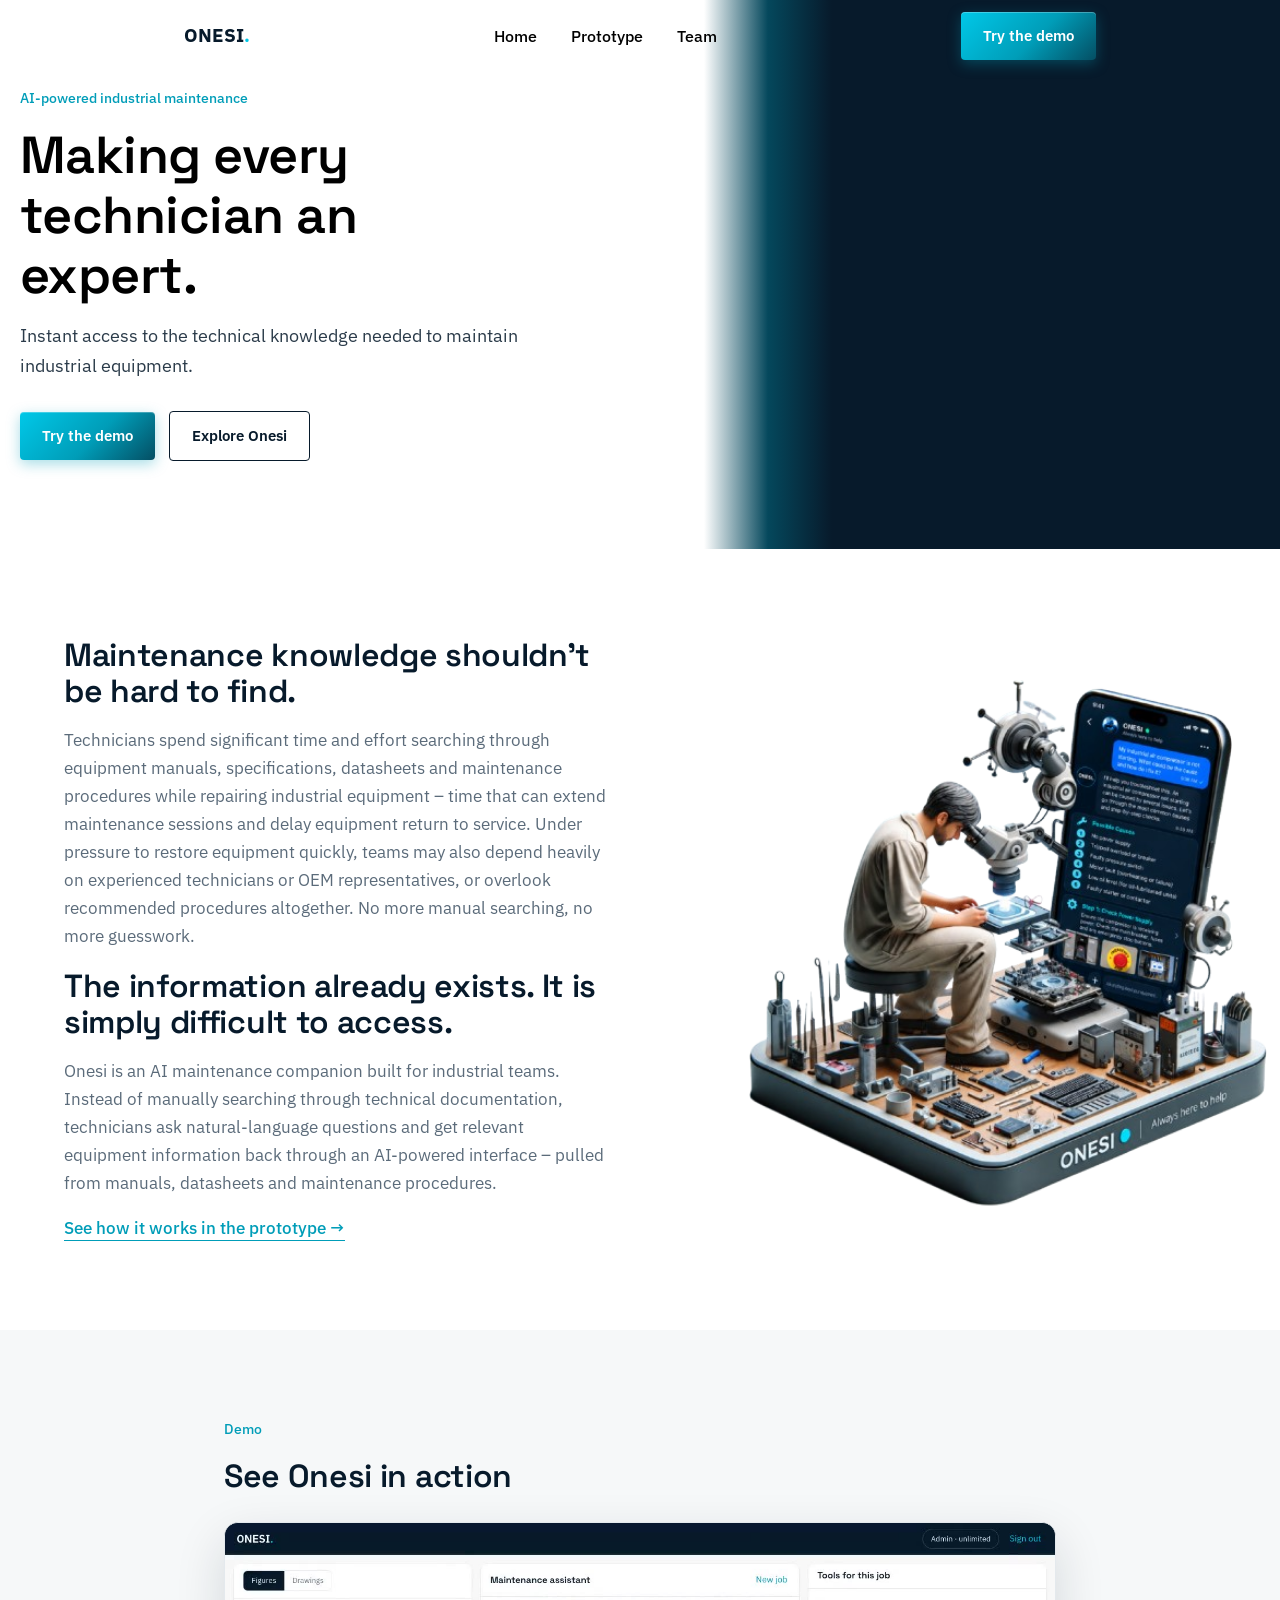
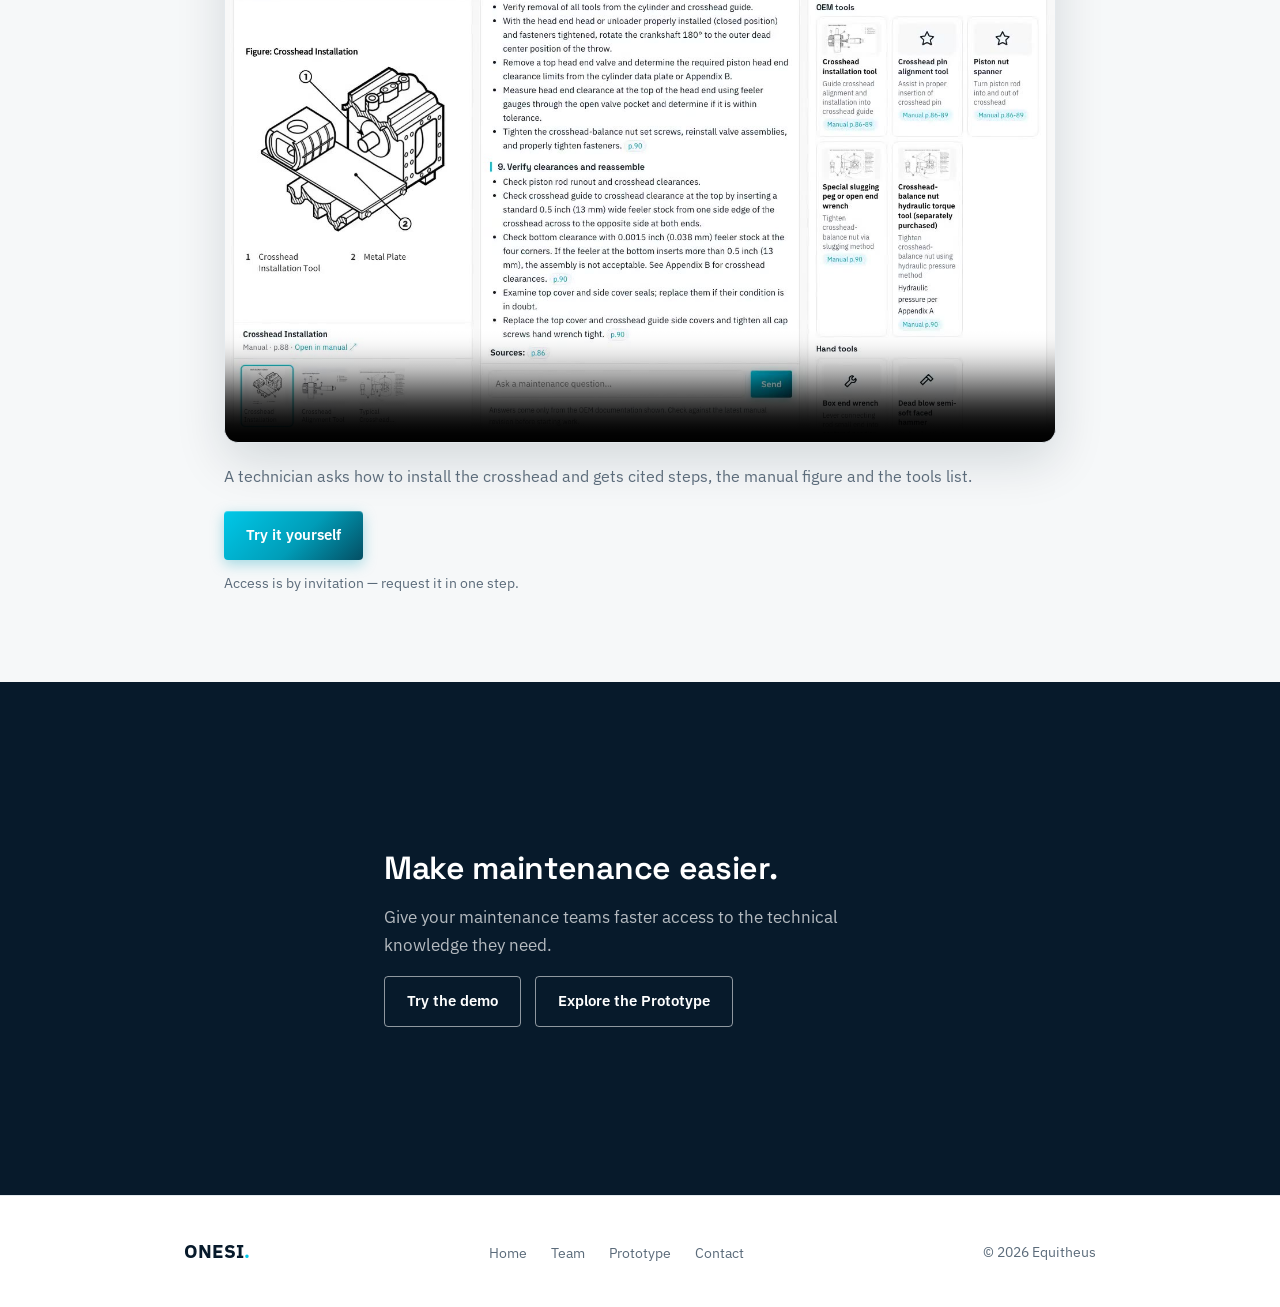
<file: web/index.html>
<!DOCTYPE html>
<html lang="en">
<head>
<meta charset="UTF-8">
<meta name="viewport" content="width=device-width, initial-scale=1.0">
<title>Onesi — AI-Powered Industrial Maintenance Intelligence</title>
<meta name="description" content="Onesi gives industrial maintenance teams instant access to the technical knowledge needed to maintain equipment, troubleshoot problems and work more efficiently.">
<link rel="preconnect" href="https://fonts.googleapis.com">
<link rel="preconnect" href="https://fonts.gstatic.com" crossorigin>
<link href="https://fonts.googleapis.com/css2?family=Space+Grotesk:wght@500;600;700&family=IBM+Plex+Sans:wght@400;500;600&display=swap" rel="stylesheet">
<link rel="stylesheet" href="assets/style.css">
</head>
<body>

<nav class="nav">
  <div class="nav-inner">
    <a href="index.html" class="brand">ONESI<span class="dot">.</span></a>
    <ul class="nav-links">
      <li><a href="index.html">Home</a></li>
      <li><a href="prototype.html">Prototype</a></li>
      <li><a href="team.html">Team</a></li>
    </ul>
    <div class="nav-cta">
      <a href="/demo" class="btn btn-primary">Try the demo</a>
      <button class="nav-toggle" aria-label="Toggle menu" aria-expanded="false"><span></span><span></span><span></span></button>
    </div>
  </div>
</nav>

<!-- HERO -->
<header class="hero">
  <div class="hero-media">
    <video src="hero-video.mp4" autoplay muted loop playsinline></video>
  </div>
  <div class="hero-scrim"></div>
  <div class="hero-content wide">
    <div class="hero-text">
      <span class="label">AI-powered industrial maintenance</span>
      <h1>Making every technician an expert.</h1>
      <p class="lede">Instant access to the technical knowledge needed to maintain industrial equipment.</p>
      <div class="btn-row">
        <a href="/demo" class="btn btn-primary">Try the demo</a>
        <a href="#solution" class="btn btn-outline-light">Explore Onesi</a>
      </div>
    </div>
  </div>
</header>

<!-- PROBLEM + SOLUTION -->
<section id="solution">
      <div class="col-left">
        <h2>Maintenance knowledge shouldn’t be hard to find.</h2>

        <p>Technicians spend significant time and effort searching through equipment manuals, specifications, datasheets and maintenance procedures while repairing industrial equipment – time that can extend maintenance sessions and delay equipment return to service. Under pressure to restore equipment quickly, teams may also depend heavily on experienced technicians or OEM representatives, or overlook recommended procedures altogether. No more manual searching, no more guesswork.</p>

        <h2>The information already exists. It is simply difficult to access.</h2>

        <p>Onesi is an AI maintenance companion built for industrial teams. Instead of manually searching through technical documentation, technicians ask natural-language questions and get relevant equipment information back through an AI-powered interface – pulled from manuals, datasheets and maintenance procedures.</p>

        <a href="prototype.html" class="text-link">See how it works in the prototype →</a>
    </div>

    <div class="col-right">
        <img src="helpline.png" alt="ONESI AI maintenance assistant">
    </div>
</section>

<!-- DEMO VIDEO -->
<section id="demo-video" class="section-alt">
  <div class="col demo-video-wrap">
    <span class="label">Demo</span>
    <h2>See Onesi in action</h2>
    <div class="demo-video-frame">
      <video src="demo-video.mp4" controls playsinline preload="metadata" poster="demo-poster.jpg"></video>
    </div>
    <p class="demo-video-caption">A technician asks how to install the crosshead and gets cited steps, the manual figure and the tools list.</p>
    <div class="btn-row">
      <a href="/demo" class="btn btn-primary">Try it yourself</a>
    </div>
    <p class="demo-video-note">Access is by invitation — request it in one step.</p>
  </div>
</section>

<!-- FINAL CTA -->
<section class="cta-band">
  <div class="col">
    <h2>Make maintenance easier.</h2>
    <p>Give your maintenance teams faster access to the technical knowledge they need.</p>
    <div class="btn-row">
      <a href="/demo" class="btn btn-outline-light">Try the demo</a>
      <a href="prototype.html" class="btn btn-outline-light">Explore the Prototype</a>
    </div>
  </div>
</section>

<footer>
  <div class="wide footer-row">
    <a href="index.html" class="brand">ONESI<span class="dot">.</span></a>
    <ul class="footer-links" style="display:flex; gap:24px; list-style:none; padding:0; margin:0;">
      <li><a href="index.html">Home</a></li>
      <li><a href="team.html">Team</a></li>
      <li><a href="prototype.html">Prototype</a></li>
      <li><a href="contact.html">Contact</a></li>
    </ul>
    <span class="footer-copy">© 2026 Equitheus</span>
  </div>
</footer>

<script src="assets/script.js"></script>
</body>
</html>
</file>
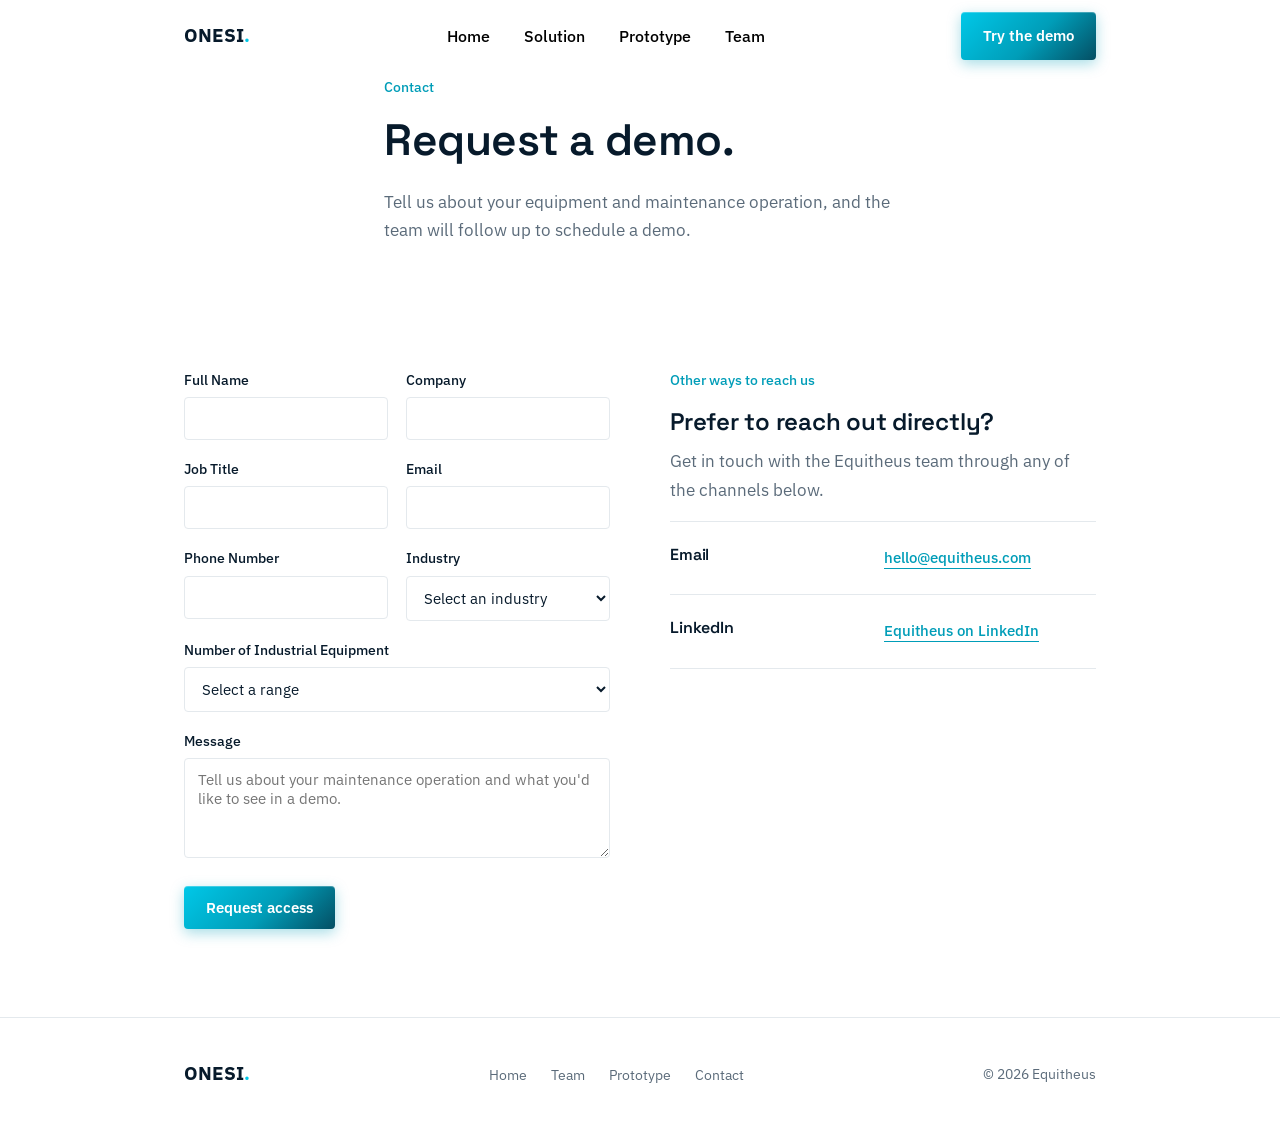
<file: web/contact.html>
<!DOCTYPE html>
<html lang="en">
<head>
<meta charset="UTF-8">
<meta name="viewport" content="width=device-width, initial-scale=1.0">
<title>Request a Demo — Onesi by Equitheus</title>
<meta name="description" content="Request a demo of Onesi, the AI-powered industrial maintenance companion, or get in touch with the Equitheus team.">
<link rel="preconnect" href="https://fonts.googleapis.com">
<link rel="preconnect" href="https://fonts.gstatic.com" crossorigin>
<link href="https://fonts.googleapis.com/css2?family=Space+Grotesk:wght@500;600;700&family=IBM+Plex+Sans:wght@400;500;600&display=swap" rel="stylesheet">
<link rel="stylesheet" href="assets/style.css">
</head>
<body>

<nav class="nav">
  <div class="nav-inner">
    <a href="index.html" class="brand">ONESI<span class="dot">.</span></a>
    <ul class="nav-links">
      <li><a href="index.html">Home</a></li>
      <li><a href="index.html#solution">Solution</a></li>
      <li><a href="prototype.html">Prototype</a></li>
      <li><a href="team.html">Team</a></li>
    </ul>
    <div class="nav-cta">
      <a href="/demo" class="btn btn-primary">Try the demo</a>
      <button class="nav-toggle" aria-label="Toggle menu" aria-expanded="false"><span></span><span></span><span></span></button>
    </div>
  </div>
</nav>

<header class="col" style="padding-top:76px; padding-bottom:20px;">
  <span class="label">Contact</span>
  <h1 style="font-size:clamp(30px,4vw,44px);">Request a demo.</h1>
  <p class="lede" style="font-size:17px;">Tell us about your equipment and maintenance operation, and the team will follow up to schedule a demo.</p>
</header>

<section>
  <div class="wide">
    <div class="two-col">
      <div>
        <form data-form data-access-form>
          <div class="form-grid">
            <div><label for="c-name">Full Name</label><input id="c-name" name="name" type="text" required></div>
            <div><label for="c-company">Company</label><input id="c-company" name="company" type="text" required></div>
            <div><label for="c-title">Job Title</label><input id="c-title" name="title" type="text" required></div>
            <div><label for="c-email">Email</label><input id="c-email" name="email" type="email" required></div>
            <div><label for="c-phone">Phone Number</label><input id="c-phone" name="phone" type="tel"></div>
            <div>
              <label for="c-industry">Industry</label>
              <select id="c-industry" name="industry">
                <option value="">Select an industry</option>
                <option>Oil &amp; Gas</option>
                <option>Refineries</option>
                <option>Manufacturing</option>
                <option>Power &amp; Energy</option>
                <option>Marine</option>
                <option>Mining</option>
                <option>Construction</option>
                <option>Telecommunications</option>
                <option>Other</option>
              </select>
            </div>
            <div class="full">
              <label for="c-equipment">Number of Industrial Equipment</label>
              <select id="c-equipment" name="equipment_count">
                <option value="">Select a range</option>
                <option>Fewer than 15</option>
                <option>15–50</option>
                <option>51–200</option>
                <option>200+</option>
              </select>
            </div>
            <div class="full">
              <label for="c-message">Message</label>
              <textarea id="c-message" name="message" placeholder="Tell us about your maintenance operation and what you'd like to see in a demo."></textarea>
            </div>
          </div>
          <button type="submit" class="btn btn-primary" style="margin-top:20px;">Request access</button>
        </form>
        <div class="form-success">Request received. We'll email you an access code once approved.</div>
      </div>

      <div>
        <span class="label">Other ways to reach us</span>
        <h2 style="font-size:24px;">Prefer to reach out directly?</h2>
        <p>Get in touch with the Equitheus team through any of the channels below.</p>
        <div class="value-row">
          <div class="item"><h3>Email</h3><p><a href="mailto:hello@equitheus.com" class="text-link">hello@equitheus.com</a></p></div>
          <div class="item"><h3>LinkedIn</h3><p><a href="#" class="text-link">Equitheus on LinkedIn</a></p></div>
        </div>
      </div>
    </div>
  </div>
</section>

<footer>
  <div class="wide footer-row">
    <a href="index.html" class="brand">ONESI<span class="dot">.</span></a>
    <ul class="footer-links" style="display:flex; gap:24px; list-style:none; padding:0; margin:0;">
      <li><a href="index.html">Home</a></li>
      <li><a href="team.html">Team</a></li>
      <li><a href="prototype.html">Prototype</a></li>
      <li><a href="contact.html">Contact</a></li>
    </ul>
    <span class="footer-copy">© 2026 Equitheus</span>
  </div>
</footer>

<script src="assets/script.js"></script>
</body>
</html>
</file>
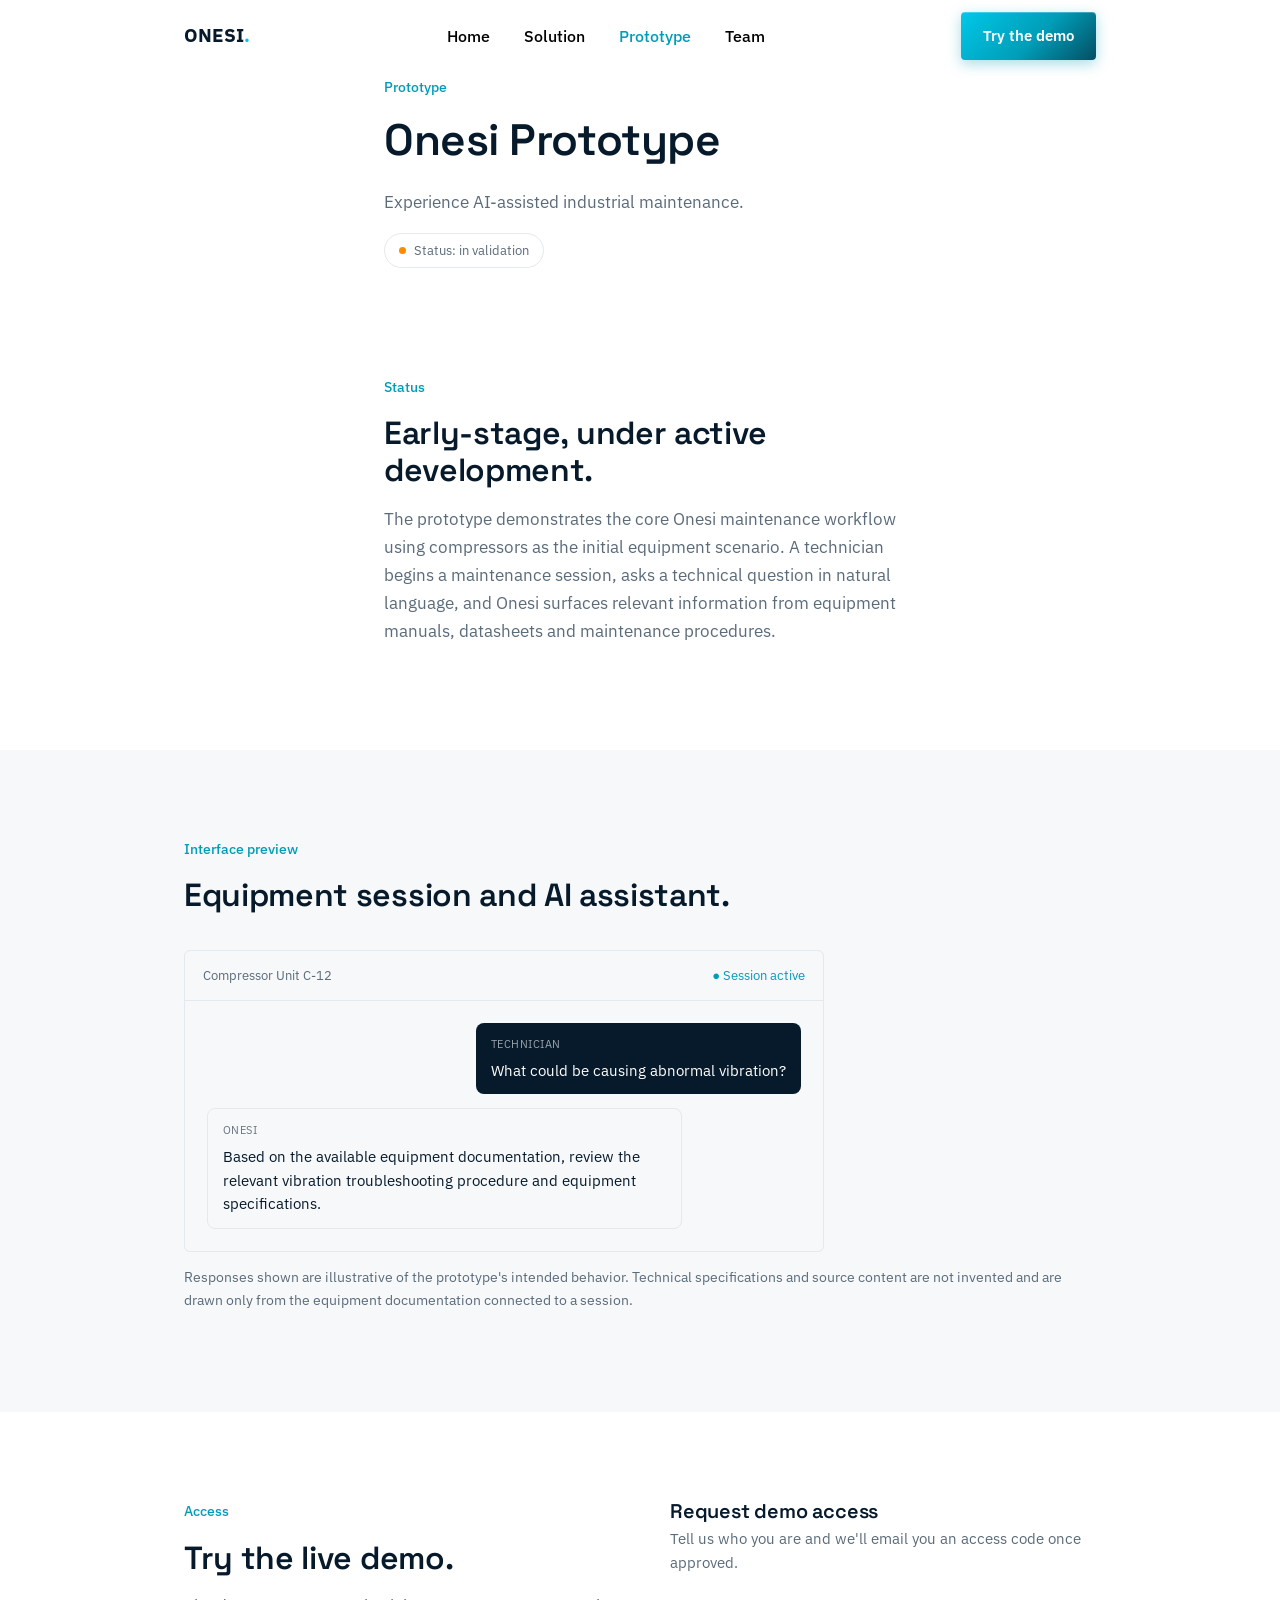
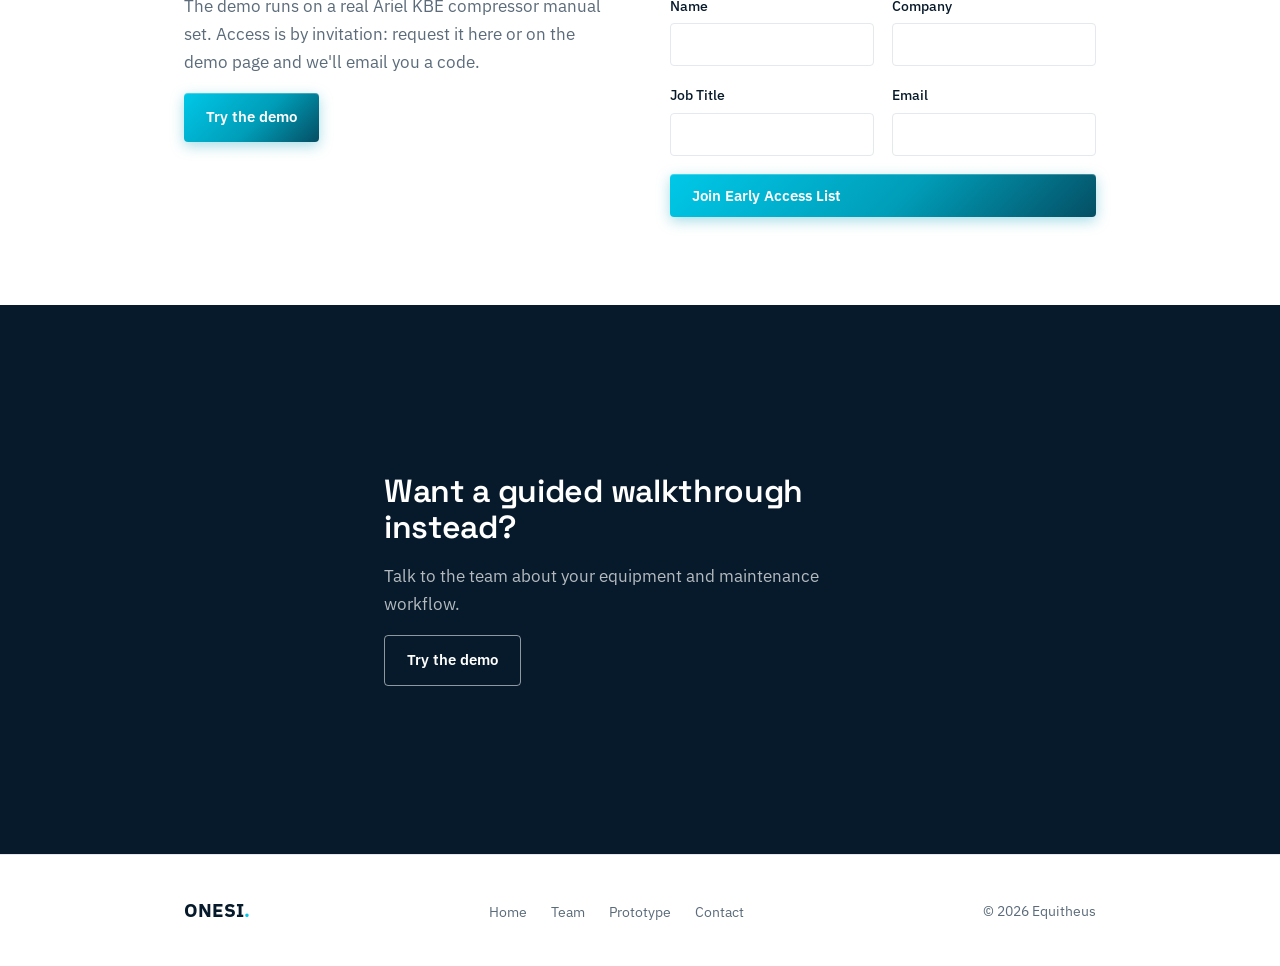
<file: web/prototype.html>
<!DOCTYPE html>
<html lang="en">
<head>
<meta charset="UTF-8">
<meta name="viewport" content="width=device-width, initial-scale=1.0">
<title>Onesi Prototype — Experience AI-Assisted Industrial Maintenance</title>
<meta name="description" content="Preview the Onesi prototype: an AI maintenance companion demonstrated on a compressor maintenance workflow.">
<link rel="preconnect" href="https://fonts.googleapis.com">
<link rel="preconnect" href="https://fonts.gstatic.com" crossorigin>
<link href="https://fonts.googleapis.com/css2?family=Space+Grotesk:wght@500;600;700&family=IBM+Plex+Sans:wght@400;500;600&display=swap" rel="stylesheet">
<link rel="stylesheet" href="assets/style.css">
</head>
<body>

<nav class="nav">
  <div class="nav-inner">
    <a href="index.html" class="brand">ONESI<span class="dot">.</span></a>
    <ul class="nav-links">
      <li><a href="index.html">Home</a></li>
      <li><a href="index.html#solution">Solution</a></li>
      <li><a href="prototype.html" class="active">Prototype</a></li>
      <li><a href="team.html">Team</a></li>
    </ul>
    <div class="nav-cta">
      <a href="/demo" class="btn btn-primary">Try the demo</a>
      <button class="nav-toggle" aria-label="Toggle menu" aria-expanded="false"><span></span><span></span><span></span></button>
    </div>
  </div>
</nav>

<header class="col" style="padding-top:76px; padding-bottom:20px;">
  <span class="label">Prototype</span>
  <h1 style="font-size:clamp(30px,4vw,44px);">Onesi Prototype</h1>
  <p class="lede" style="font-size:17px;">Experience AI-assisted industrial maintenance.</p>
  <div class="pill"><span class="dot"></span> Status: in validation</div>
</header>

<section>
  <div class="col">
    <span class="label">Status</span>
    <h2>Early-stage, under active development.</h2>
    <p>The prototype demonstrates the core Onesi maintenance workflow using compressors as the initial equipment scenario. A technician begins a maintenance session, asks a technical question in natural language, and Onesi surfaces relevant information from equipment manuals, datasheets and maintenance procedures.</p>
  </div>
</section>

<section class="section-alt">
  <div class="wide">
    <div class="head">
      <span class="label">Interface preview</span>
      <h2>Equipment session and AI assistant.</h2>
    </div>
    <div class="mock" style="max-width:640px;">
      <div class="mock-bar"><span>Compressor Unit C-12</span><span class="live">● Session active</span></div>
      <div class="mock-body">
        <div class="mock-msg user"><span class="who">Technician</span>What could be causing abnormal vibration?</div>
        <div class="mock-msg ai"><span class="who">Onesi</span>Based on the available equipment documentation, review the relevant vibration troubleshooting procedure and equipment specifications.</div>
      </div>
    </div>
    <p class="form-note">Responses shown are illustrative of the prototype's intended behavior. Technical specifications and source content are not invented and are drawn only from the equipment documentation connected to a session.</p>
  </div>
</section>

<section>
  <div class="wide">
    <div class="two-col">
      <div>
        <span class="label">Access</span>
        <h2>Try the live demo.</h2>
        <p>The demo runs on a real Ariel KBE compressor manual set. Access is by invitation: request it here or on the demo page and we'll email you a code.</p>
        <a class="btn btn-primary" href="/demo">Try the demo</a>
      </div>
      <div>
        <h3 style="margin-bottom:4px;">Request demo access</h3>
        <p style="font-size:14.5px; margin-bottom:20px;">Tell us who you are and we'll email you an access code once approved.</p>
        <form data-form data-access-form>
          <div class="form-grid">
            <div><label for="ea-name">Name</label><input id="ea-name" name="name" type="text" required></div>
            <div><label for="ea-company">Company</label><input id="ea-company" name="company" type="text" required></div>
            <div><label for="ea-title">Job Title</label><input id="ea-title" name="title" type="text" required></div>
            <div><label for="ea-email">Email</label><input id="ea-email" name="email" type="email" required></div>
          </div>
          <button type="submit" class="btn btn-primary" style="margin-top:18px; width:100%;">Join Early Access List</button>
        </form>
        <div class="form-success">Request received. We'll email you an access code once approved.</div>
      </div>
    </div>
  </div>
</section>

<section class="cta-band">
  <div class="col">
    <h2>Want a guided walkthrough instead?</h2>
    <p>Talk to the team about your equipment and maintenance workflow.</p>
    <a href="/demo" class="btn btn-outline-light">Try the demo</a>
  </div>
</section>

<footer>
  <div class="wide footer-row">
    <a href="index.html" class="brand">ONESI<span class="dot">.</span></a>
    <ul class="footer-links" style="display:flex; gap:24px; list-style:none; padding:0; margin:0;">
      <li><a href="index.html">Home</a></li>
      <li><a href="team.html">Team</a></li>
      <li><a href="prototype.html">Prototype</a></li>
      <li><a href="contact.html">Contact</a></li>
    </ul>
    <span class="footer-copy">© 2026 Equitheus</span>
  </div>
</footer>

<script src="assets/script.js"></script>
</body>
</html>
</file>
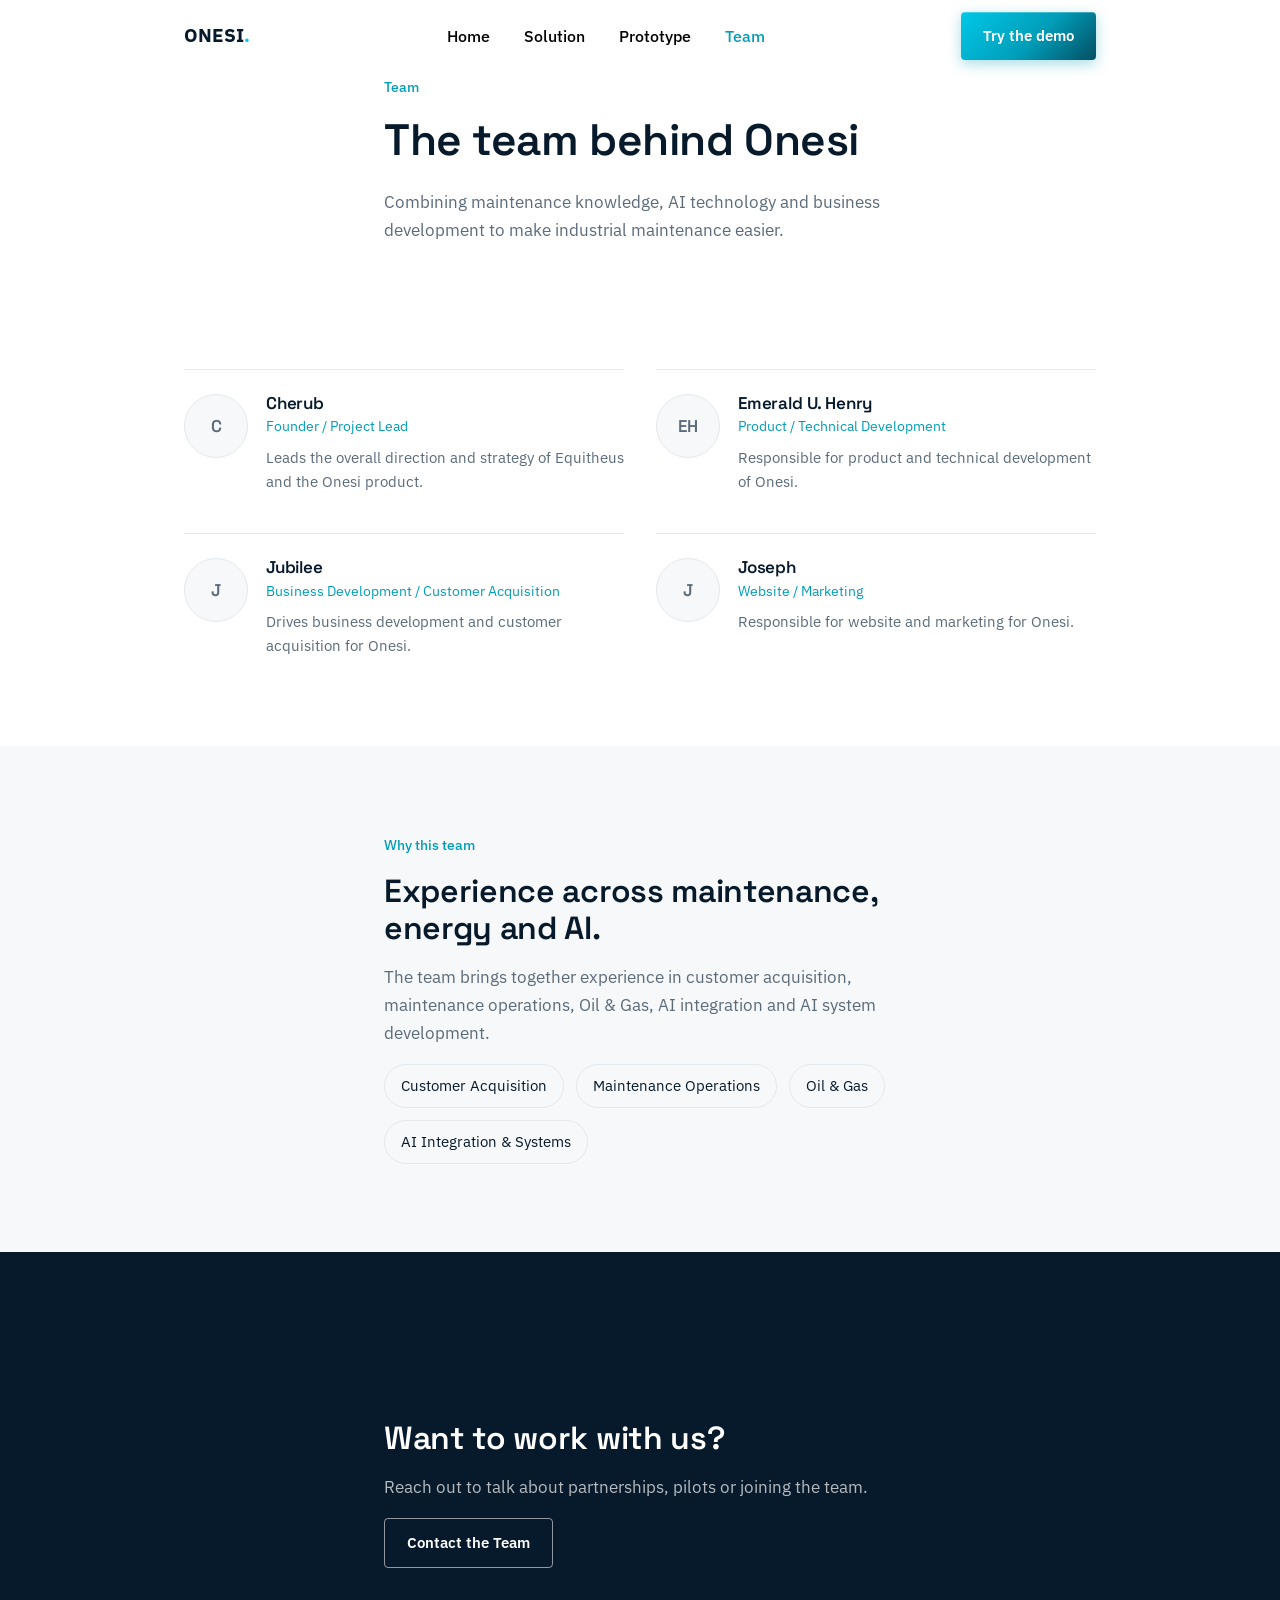
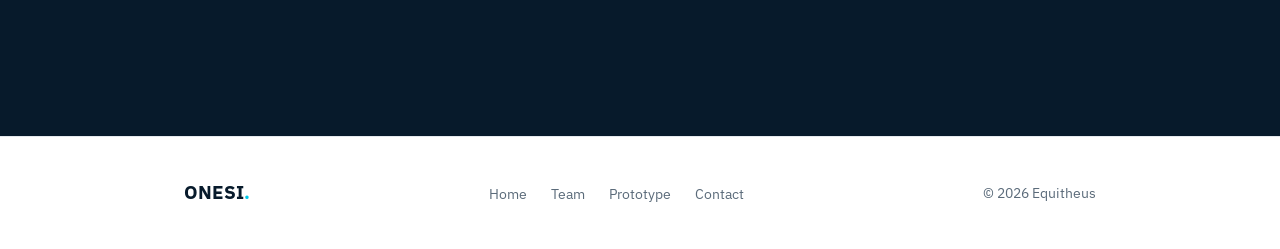
<file: web/team.html>
<!DOCTYPE html>
<html lang="en">
<head>
<meta charset="UTF-8">
<meta name="viewport" content="width=device-width, initial-scale=1.0">
<title>The Team Behind Onesi — Equitheus</title>
<meta name="description" content="Meet the team building Onesi, the AI-powered industrial maintenance companion from Equitheus.">
<link rel="preconnect" href="https://fonts.googleapis.com">
<link rel="preconnect" href="https://fonts.gstatic.com" crossorigin>
<link href="https://fonts.googleapis.com/css2?family=Space+Grotesk:wght@500;600;700&family=IBM+Plex+Sans:wght@400;500;600&display=swap" rel="stylesheet">
<link rel="stylesheet" href="assets/style.css">
</head>
<body>

<nav class="nav">
  <div class="nav-inner">
    <a href="index.html" class="brand">ONESI<span class="dot">.</span></a>
    <ul class="nav-links">
      <li><a href="index.html">Home</a></li>
      <li><a href="index.html#solution">Solution</a></li>
      <li><a href="prototype.html">Prototype</a></li>
      <li><a href="team.html" class="active">Team</a></li>
    </ul>
    <div class="nav-cta">
      <a href="/demo" class="btn btn-primary">Try the demo</a>
      <button class="nav-toggle" aria-label="Toggle menu" aria-expanded="false"><span></span><span></span><span></span></button>
    </div>
  </div>
</nav>

<header class="col" style="padding-top:76px; padding-bottom:20px;">
  <span class="label">Team</span>
  <h1 style="font-size:clamp(30px,4vw,44px);">The team behind Onesi</h1>
  <p class="lede" style="font-size:17px;">Combining maintenance knowledge, AI technology and business development to make industrial maintenance easier.</p>
</header>

<section>
  <div class="wide">
    <div class="team-grid">
      <div class="team-item">
        <div class="team-photo">C</div>
        <div><h3>Cherub</h3><span class="role">Founder / Project Lead</span><p>Leads the overall direction and strategy of Equitheus and the Onesi product.</p></div>
      </div>
      <div class="team-item">
        <div class="team-photo">EH</div>
        <div><h3>Emerald U. Henry</h3><span class="role">Product / Technical Development</span><p>Responsible for product and technical development of Onesi.</p></div>
      </div>
      <div class="team-item">
        <div class="team-photo">J</div>
        <div><h3>Jubilee</h3><span class="role">Business Development / Customer Acquisition</span><p>Drives business development and customer acquisition for Onesi.</p></div>
      </div>
      <div class="team-item">
        <div class="team-photo">J</div>
        <div><h3>Joseph</h3><span class="role">Website / Marketing</span><p>Responsible for website and marketing for Onesi.</p></div>
      </div>
    </div>
  </div>
</section>

<section class="section-alt">
  <div class="col">
    <span class="label">Why this team</span>
    <h2>Experience across maintenance, energy and AI.</h2>
    <p>The team brings together experience in customer acquisition, maintenance operations, Oil &amp; Gas, AI integration and AI system development.</p>
    <div class="word-list">
      <span>Customer Acquisition</span>
      <span>Maintenance Operations</span>
      <span>Oil &amp; Gas</span>
      <span>AI Integration &amp; Systems</span>
    </div>
  </div>
</section>

<section class="cta-band">
  <div class="col">
    <h2>Want to work with us?</h2>
    <p>Reach out to talk about partnerships, pilots or joining the team.</p>
    <a href="contact.html" class="btn btn-outline-light">Contact the Team</a>
  </div>
</section>

<footer>
  <div class="wide footer-row">
    <a href="index.html" class="brand">ONESI<span class="dot">.</span></a>
    <ul class="footer-links" style="display:flex; gap:24px; list-style:none; padding:0; margin:0;">
      <li><a href="index.html">Home</a></li>
      <li><a href="team.html">Team</a></li>
      <li><a href="prototype.html">Prototype</a></li>
      <li><a href="contact.html">Contact</a></li>
    </ul>
    <span class="footer-copy">© 2026 Equitheus</span>
  </div>
</footer>

<script src="assets/script.js"></script>
</body>
</html>
</file>
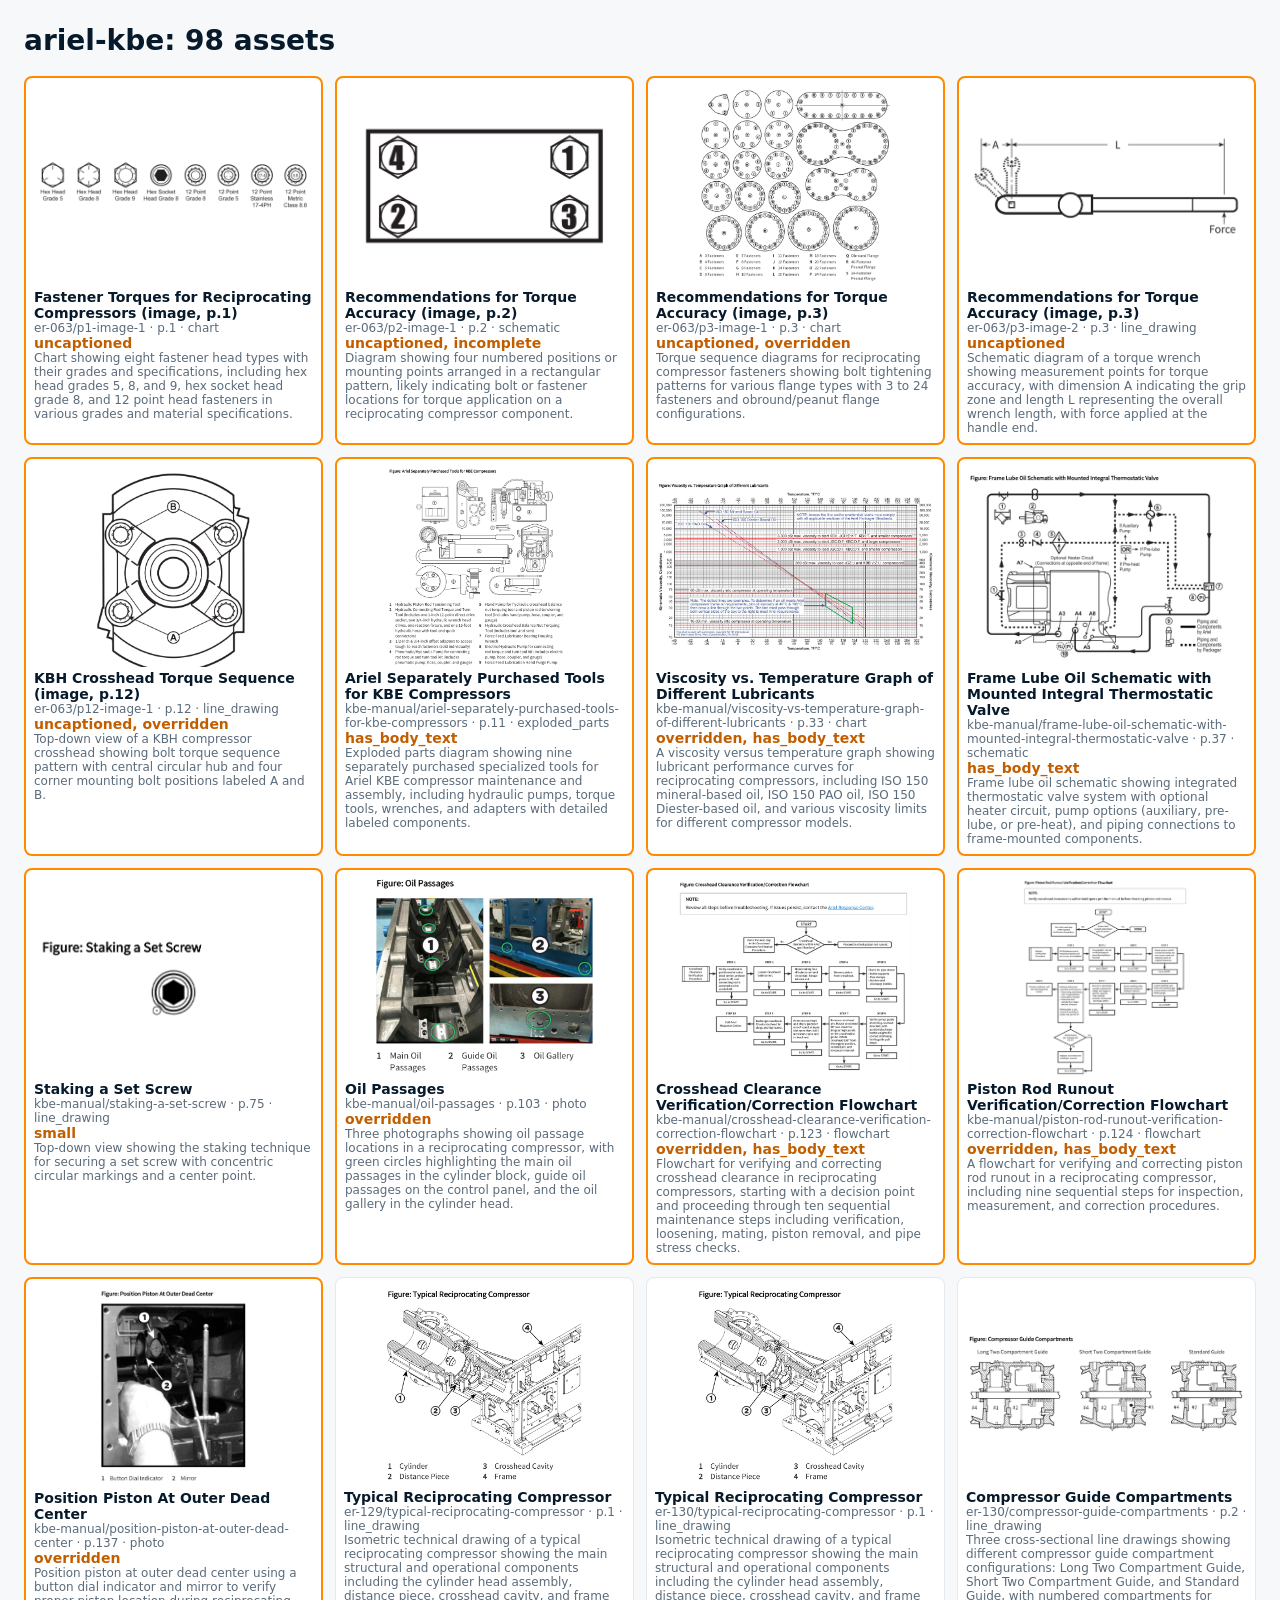
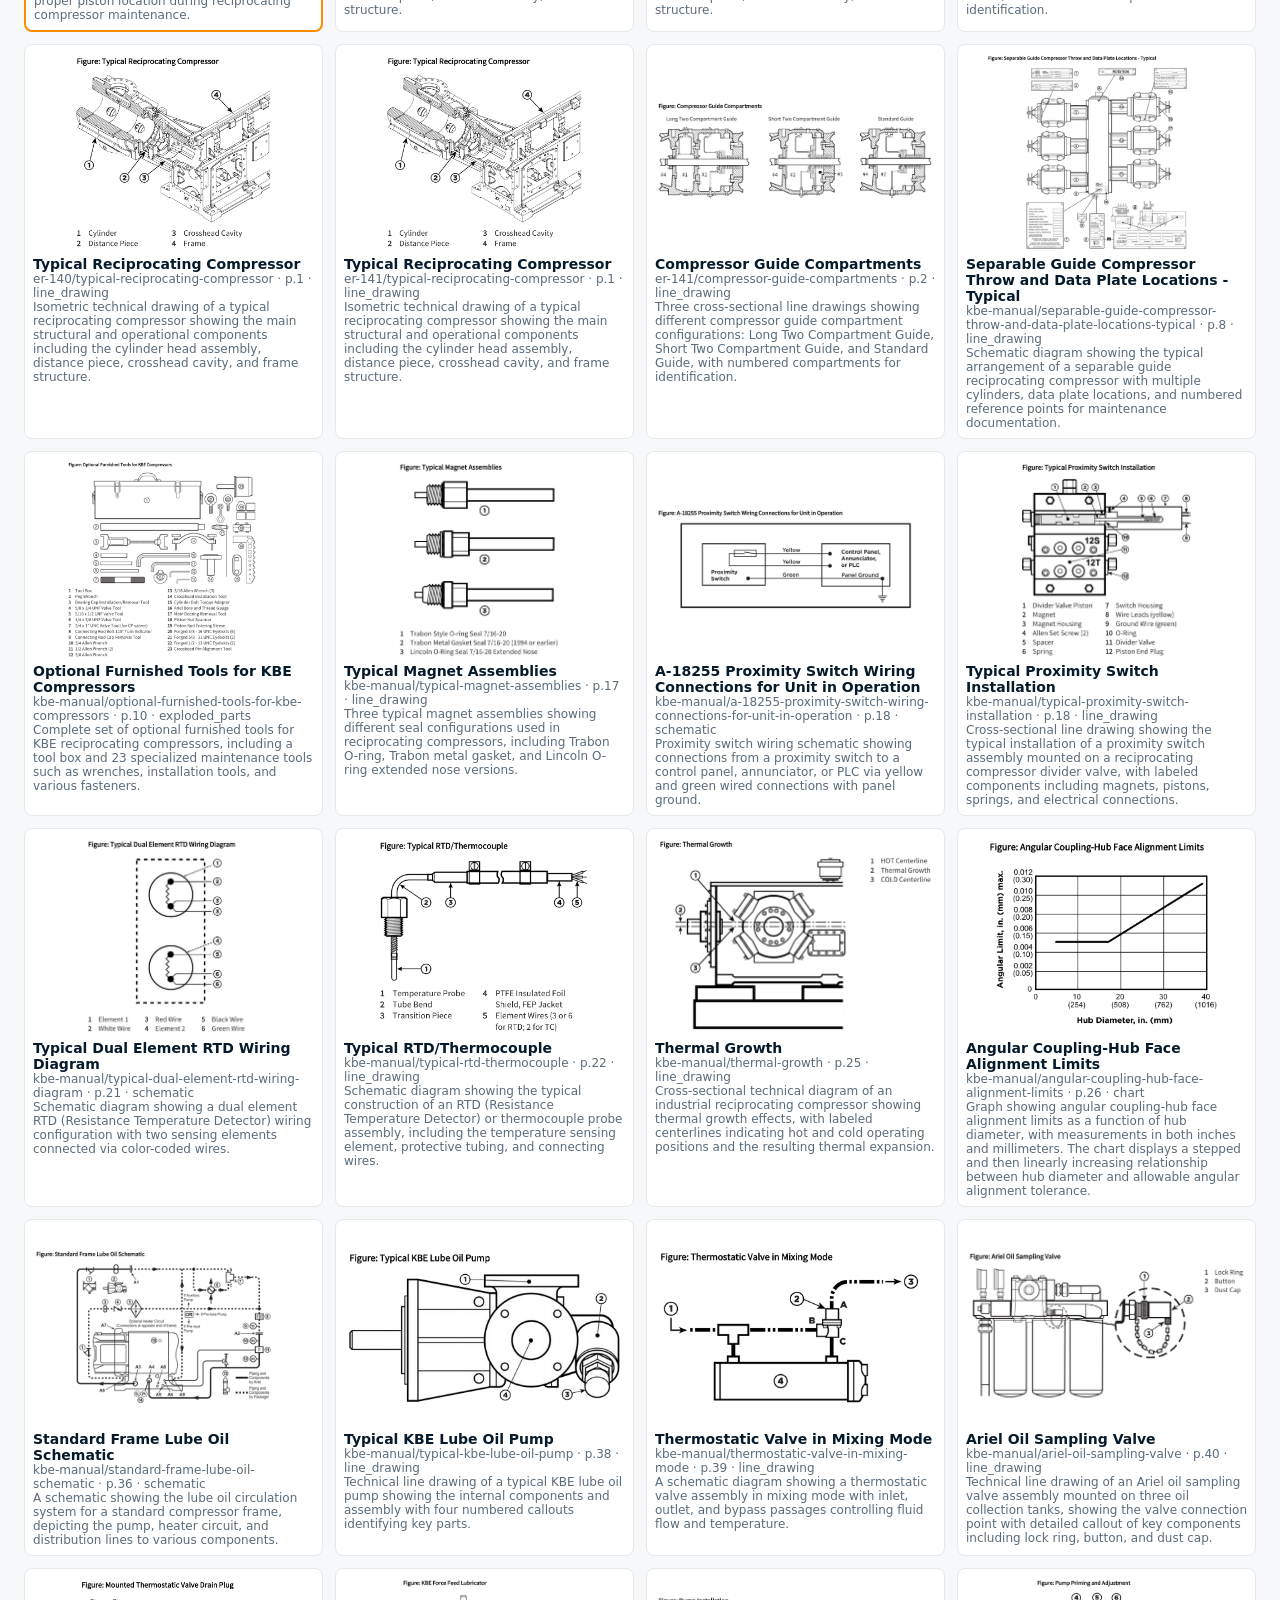
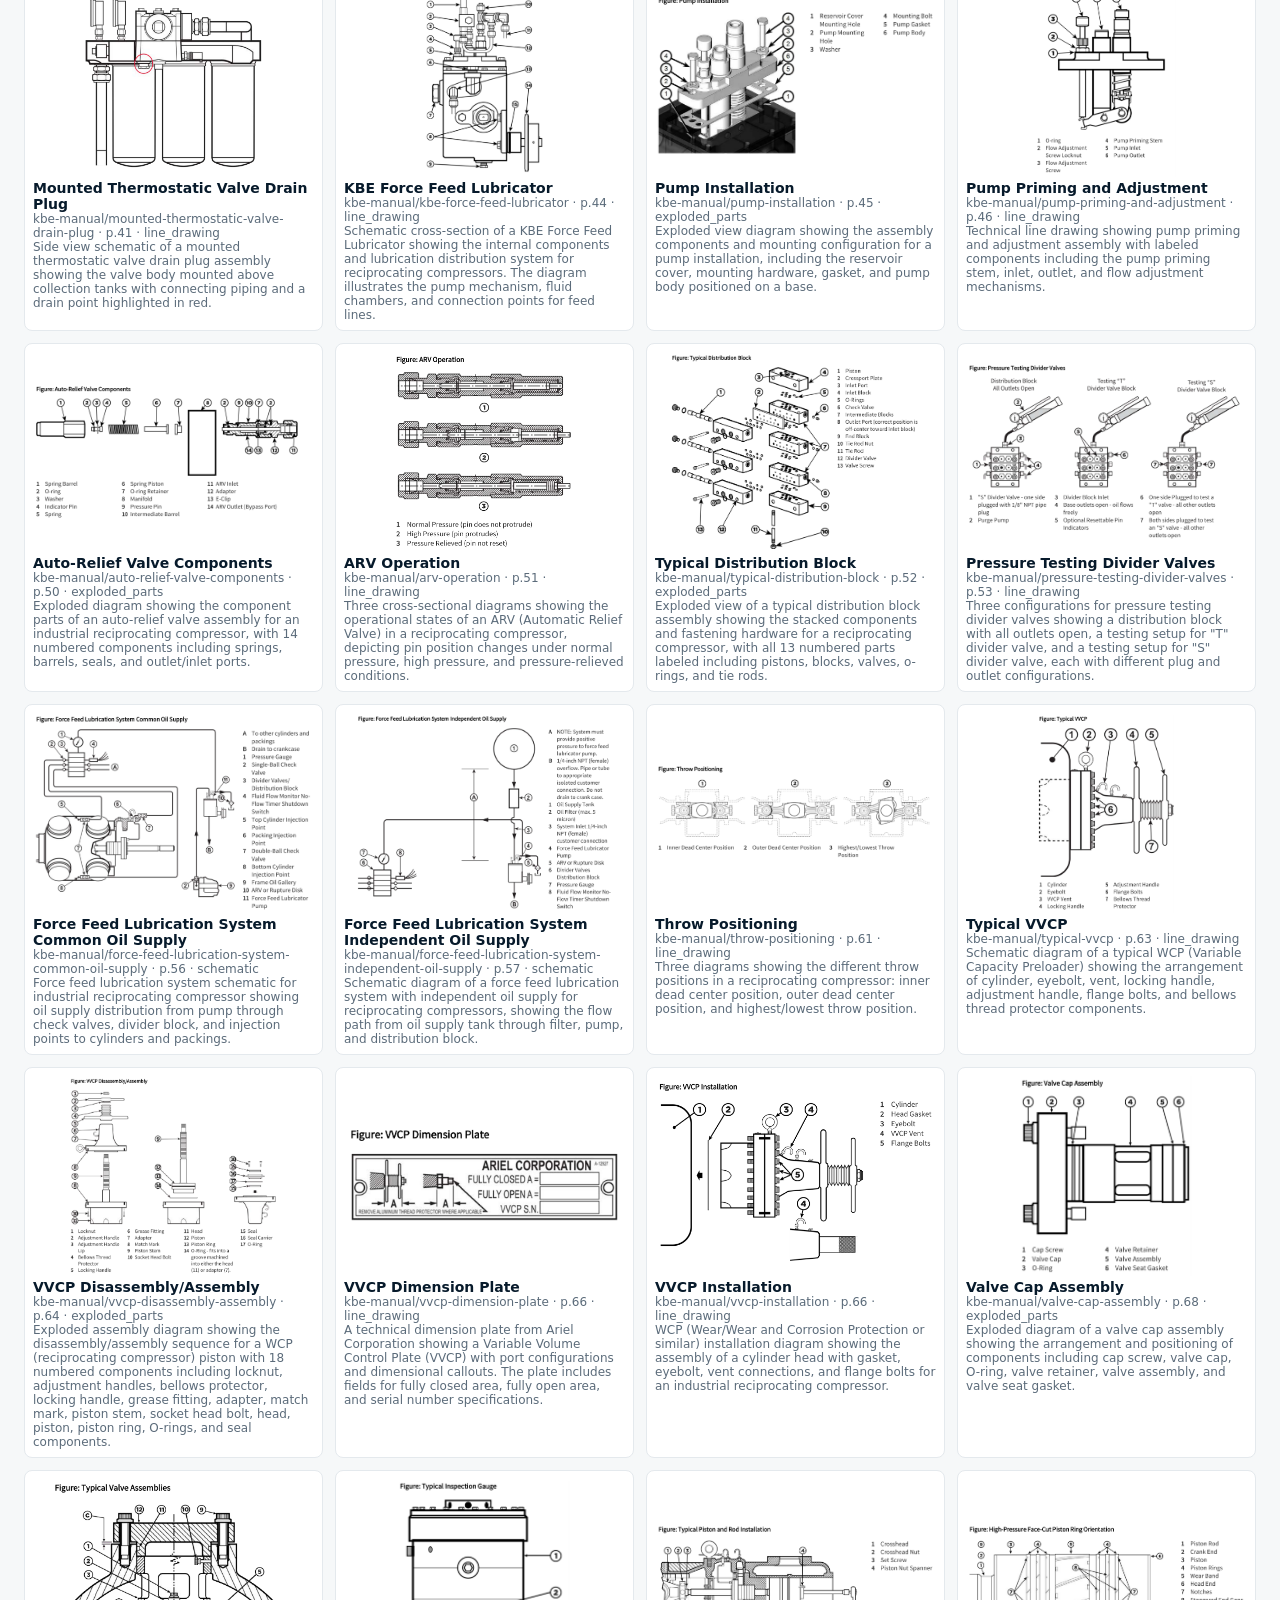
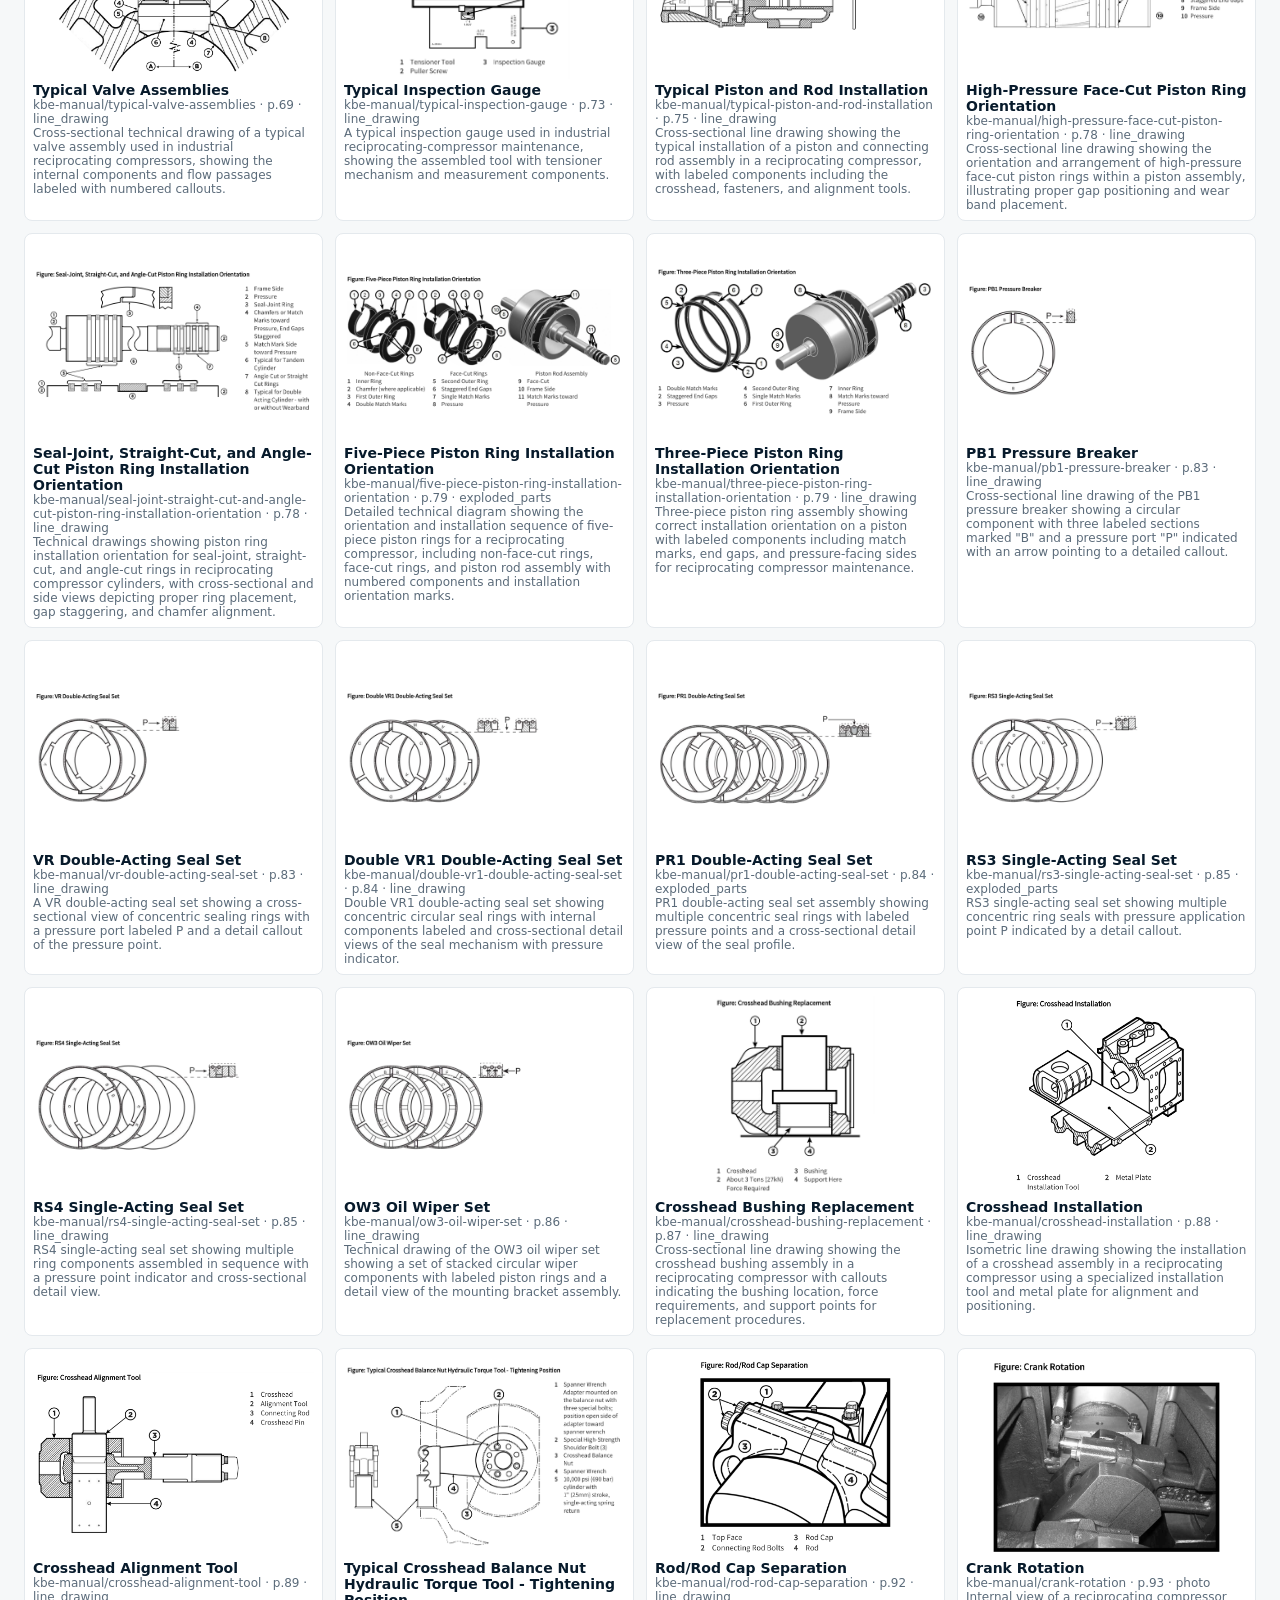
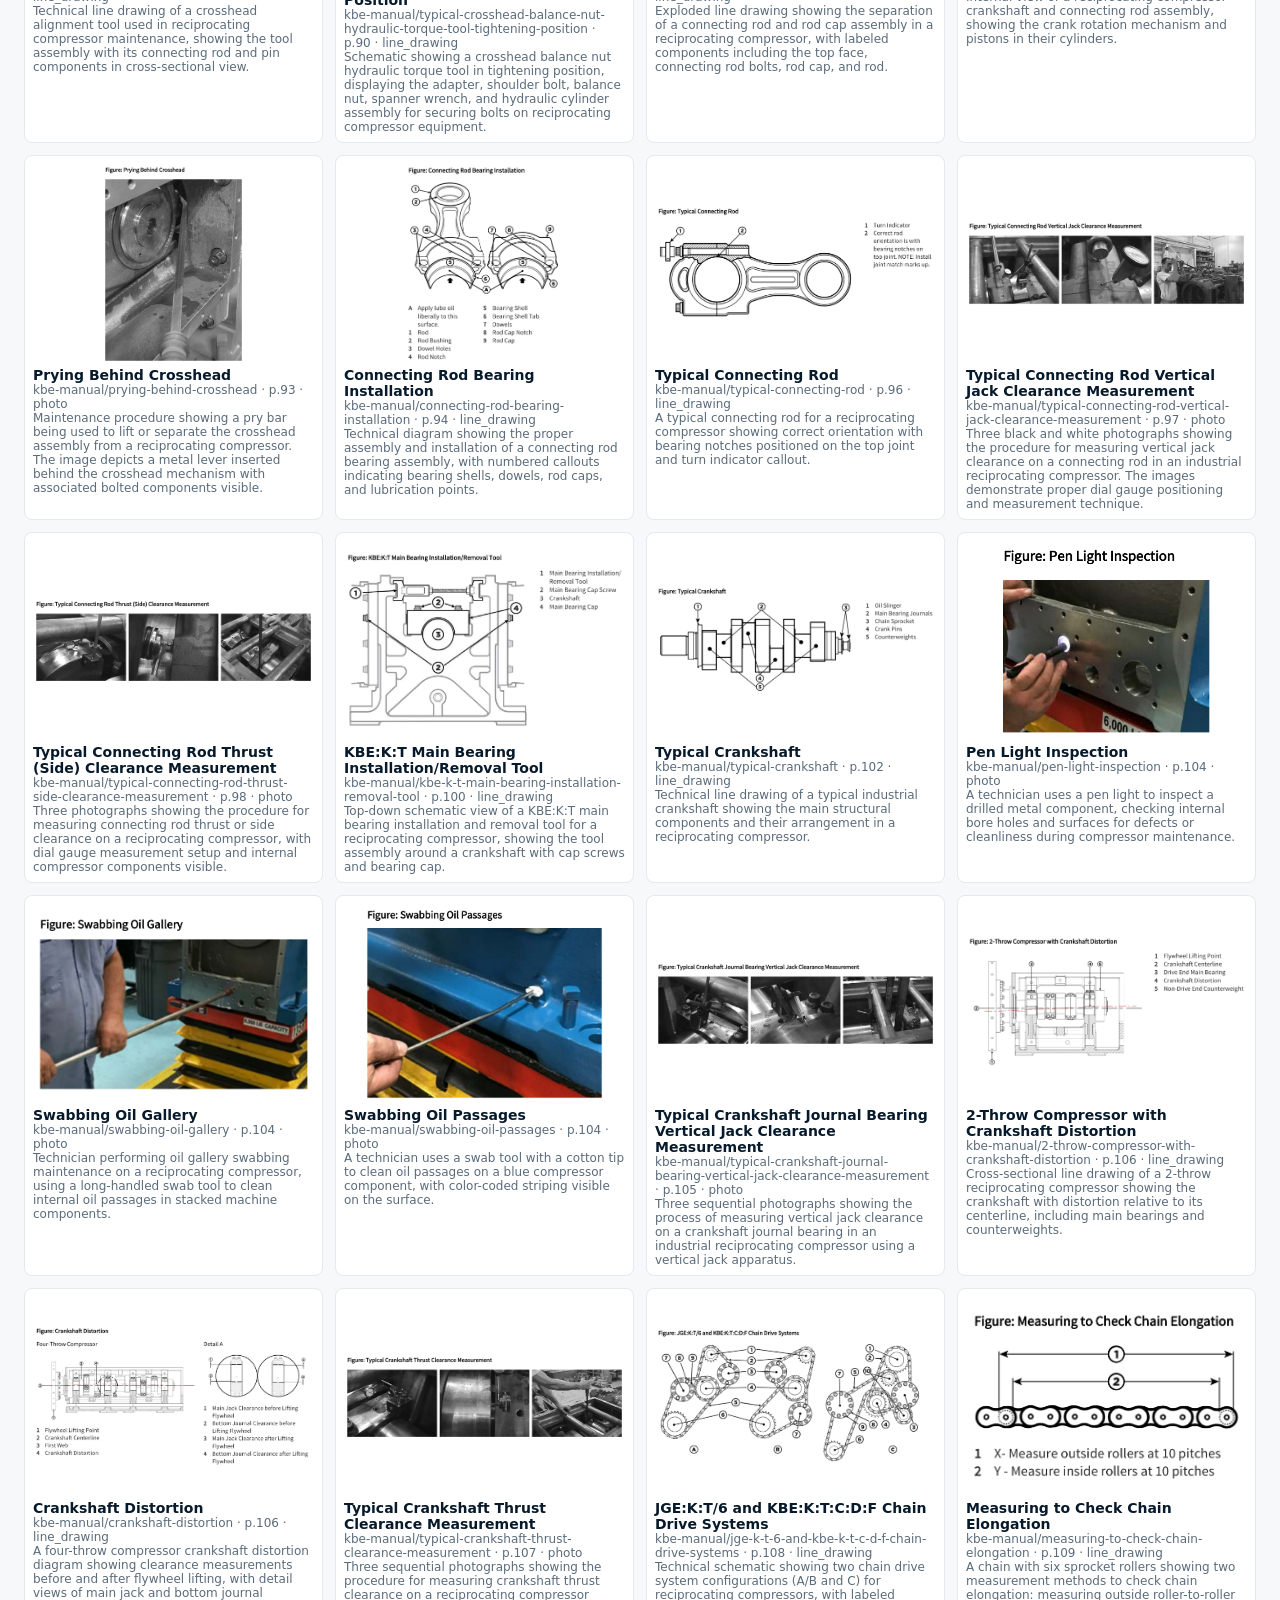
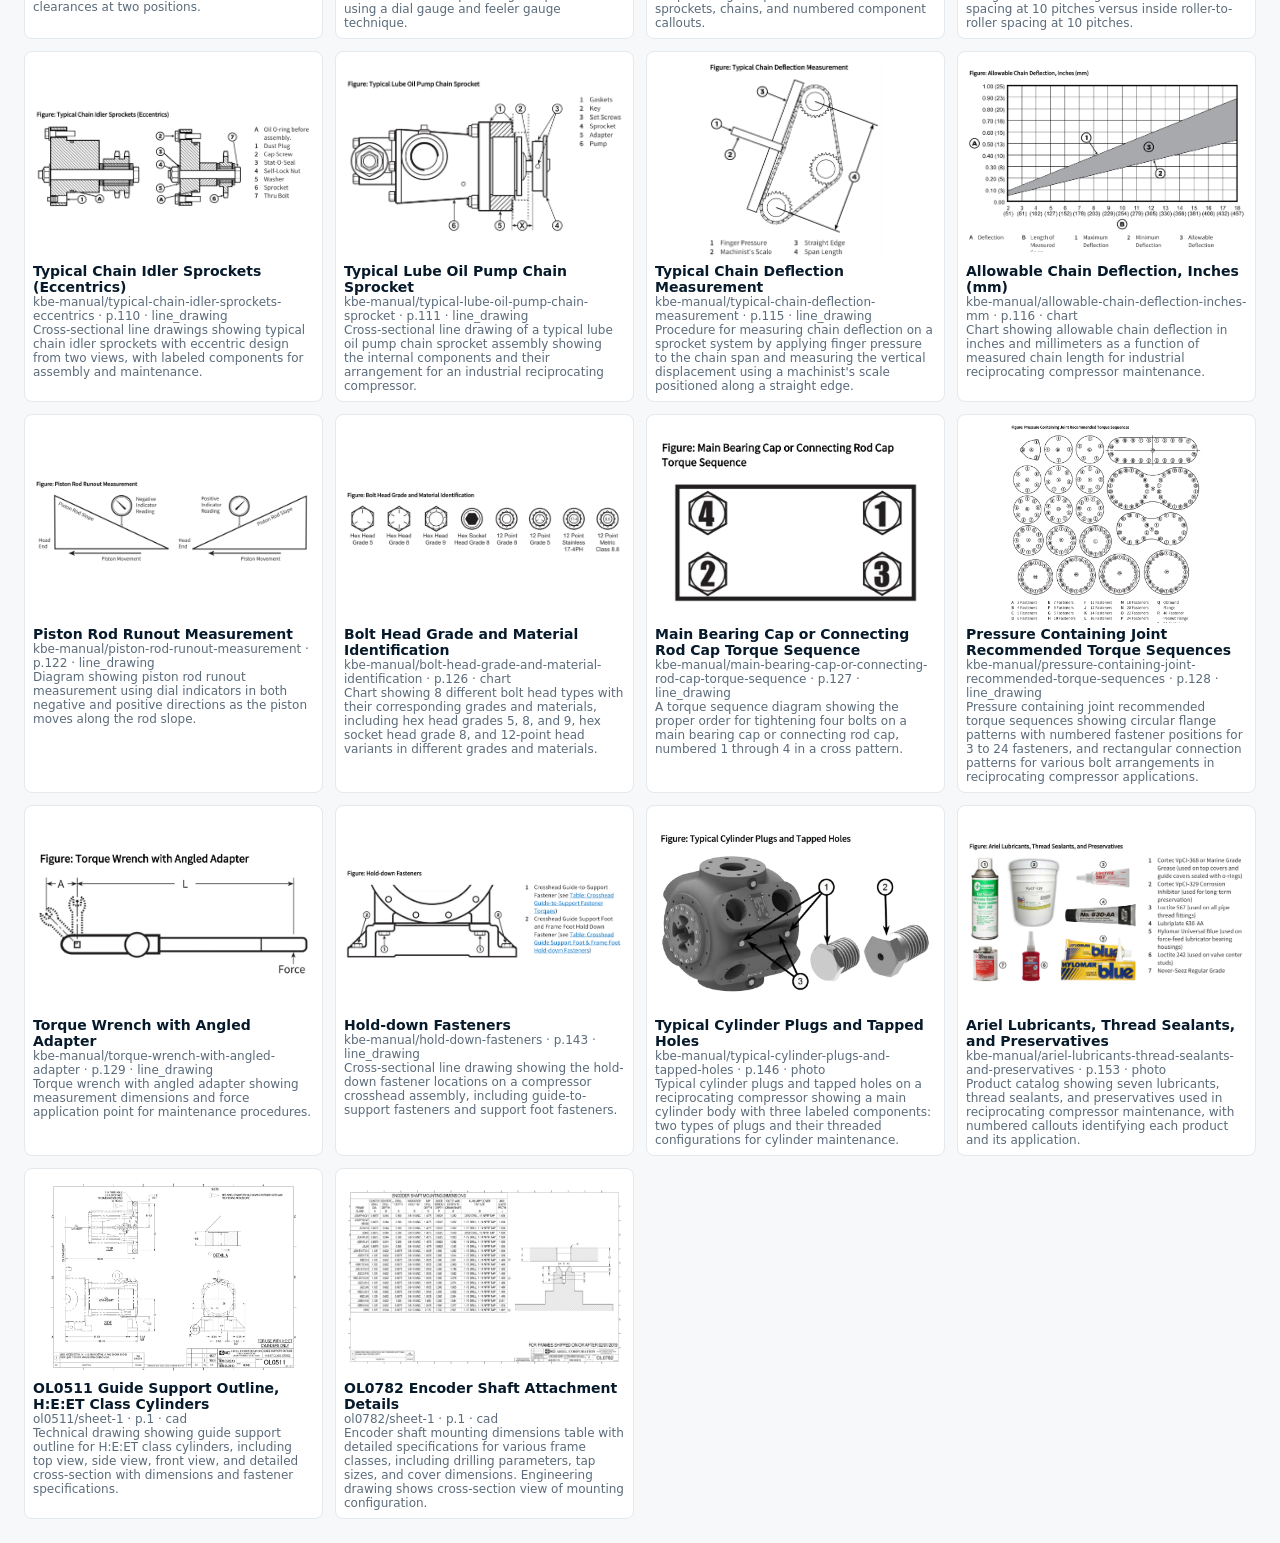
<file: content/review/ariel-kbe.html>
<!doctype html><meta charset='utf-8'><title>Review ariel-kbe</title><style>body{font:14px system-ui,sans-serif;margin:24px;background:#f6f8f9;color:#071a2b}
.grid{display:grid;grid-template-columns:repeat(auto-fill,minmax(260px,1fr));gap:12px}
.card{background:#fff;border:1px solid #e4e9ed;border-radius:8px;padding:8px}
.card.flagged{border:2px solid #ff8a00}.card img{width:100%;height:200px;object-fit:contain;background:#fff}
.meta{font-size:12px;color:#5b6b7a}.flags{color:#c25e00;font-weight:600}.problems{background:#fff3e0;padding:12px;border-radius:8px}</style><h1>ariel-kbe: 98 assets</h1><div class='grid'><div class="card flagged"><img loading="lazy" src="../figures/er-063/p1-image-1.png"><div><b>Fastener Torques for Reciprocating Compressors (image, p.1)</b></div><div class="meta">er-063/p1-image-1 · p.1 · chart</div><div class="flags">uncaptioned</div><div class="meta">Chart showing eight fastener head types with their grades and specifications, including hex head grades 5, 8, and 9, hex socket head grade 8, and 12 point head fasteners in various grades and material specifications.</div></div><div class="card flagged"><img loading="lazy" src="../figures/er-063/p2-image-1.png"><div><b>Recommendations for Torque Accuracy (image, p.2)</b></div><div class="meta">er-063/p2-image-1 · p.2 · schematic</div><div class="flags">uncaptioned, incomplete</div><div class="meta">Diagram showing four numbered positions or mounting points arranged in a rectangular pattern, likely indicating bolt or fastener locations for torque application on a reciprocating compressor component.</div></div><div class="card flagged"><img loading="lazy" src="../figures/er-063/p3-image-1.png"><div><b>Recommendations for Torque Accuracy (image, p.3)</b></div><div class="meta">er-063/p3-image-1 · p.3 · chart</div><div class="flags">uncaptioned, overridden</div><div class="meta">Torque sequence diagrams for reciprocating compressor fasteners showing bolt tightening patterns for various flange types with 3 to 24 fasteners and obround/peanut flange configurations.</div></div><div class="card flagged"><img loading="lazy" src="../figures/er-063/p3-image-2.png"><div><b>Recommendations for Torque Accuracy (image, p.3)</b></div><div class="meta">er-063/p3-image-2 · p.3 · line_drawing</div><div class="flags">uncaptioned</div><div class="meta">Schematic diagram of a torque wrench showing measurement points for torque accuracy, with dimension A indicating the grip zone and length L representing the overall wrench length, with force applied at the handle end.</div></div><div class="card flagged"><img loading="lazy" src="../figures/er-063/p12-image-1.png"><div><b>KBH Crosshead Torque Sequence (image, p.12)</b></div><div class="meta">er-063/p12-image-1 · p.12 · line_drawing</div><div class="flags">uncaptioned, overridden</div><div class="meta">Top-down view of a KBH compressor crosshead showing bolt torque sequence pattern with central circular hub and four corner mounting bolt positions labeled A and B.</div></div><div class="card flagged"><img loading="lazy" src="../figures/kbe-manual/ariel-separately-purchased-tools-for-kbe-compressors.png"><div><b>Ariel Separately Purchased Tools for KBE Compressors</b></div><div class="meta">kbe-manual/ariel-separately-purchased-tools-for-kbe-compressors · p.11 · exploded_parts</div><div class="flags">has_body_text</div><div class="meta">Exploded parts diagram showing nine separately purchased specialized tools for Ariel KBE compressor maintenance and assembly, including hydraulic pumps, torque tools, wrenches, and adapters with detailed labeled components.</div></div><div class="card flagged"><img loading="lazy" src="../figures/kbe-manual/viscosity-vs-temperature-graph-of-different-lubricants.png"><div><b>Viscosity vs. Temperature Graph of Different Lubricants</b></div><div class="meta">kbe-manual/viscosity-vs-temperature-graph-of-different-lubricants · p.33 · chart</div><div class="flags">overridden, has_body_text</div><div class="meta">A viscosity versus temperature graph showing lubricant performance curves for reciprocating compressors, including ISO 150 mineral-based oil, ISO 150 PAO oil, ISO 150 Diester-based oil, and various viscosity limits for different compressor models.</div></div><div class="card flagged"><img loading="lazy" src="../figures/kbe-manual/frame-lube-oil-schematic-with-mounted-integral-thermostatic-valve.png"><div><b>Frame Lube Oil Schematic with Mounted Integral Thermostatic Valve</b></div><div class="meta">kbe-manual/frame-lube-oil-schematic-with-mounted-integral-thermostatic-valve · p.37 · schematic</div><div class="flags">has_body_text</div><div class="meta">Frame lube oil schematic showing integrated thermostatic valve system with optional heater circuit, pump options (auxiliary, pre-lube, or pre-heat), and piping connections to frame-mounted components.</div></div><div class="card flagged"><img loading="lazy" src="../figures/kbe-manual/staking-a-set-screw.png"><div><b>Staking a Set Screw</b></div><div class="meta">kbe-manual/staking-a-set-screw · p.75 · line_drawing</div><div class="flags">small</div><div class="meta">Top-down view showing the staking technique for securing a set screw with concentric circular markings and a center point.</div></div><div class="card flagged"><img loading="lazy" src="../figures/kbe-manual/oil-passages.png"><div><b>Oil Passages</b></div><div class="meta">kbe-manual/oil-passages · p.103 · photo</div><div class="flags">overridden</div><div class="meta">Three photographs showing oil passage locations in a reciprocating compressor, with green circles highlighting the main oil passages in the cylinder block, guide oil passages on the control panel, and the oil gallery in the cylinder head.</div></div><div class="card flagged"><img loading="lazy" src="../figures/kbe-manual/crosshead-clearance-verification-correction-flowchart.png"><div><b>Crosshead Clearance Verification/Correction Flowchart</b></div><div class="meta">kbe-manual/crosshead-clearance-verification-correction-flowchart · p.123 · flowchart</div><div class="flags">overridden, has_body_text</div><div class="meta">Flowchart for verifying and correcting crosshead clearance in reciprocating compressors, starting with a decision point and proceeding through ten sequential maintenance steps including verification, loosening, mating, piston removal, and pipe stress checks.</div></div><div class="card flagged"><img loading="lazy" src="../figures/kbe-manual/piston-rod-runout-verification-correction-flowchart.png"><div><b>Piston Rod Runout Verification/Correction Flowchart</b></div><div class="meta">kbe-manual/piston-rod-runout-verification-correction-flowchart · p.124 · flowchart</div><div class="flags">overridden, has_body_text</div><div class="meta">A flowchart for verifying and correcting piston rod runout in a reciprocating compressor, including nine sequential steps for inspection, measurement, and correction procedures.</div></div><div class="card flagged"><img loading="lazy" src="../figures/kbe-manual/position-piston-at-outer-dead-center.png"><div><b>Position Piston At Outer Dead Center</b></div><div class="meta">kbe-manual/position-piston-at-outer-dead-center · p.137 · photo</div><div class="flags">overridden</div><div class="meta">Position piston at outer dead center using a button dial indicator and mirror to verify proper piston location during reciprocating compressor maintenance.</div></div><div class="card"><img loading="lazy" src="../figures/er-129/typical-reciprocating-compressor.png"><div><b>Typical Reciprocating Compressor</b></div><div class="meta">er-129/typical-reciprocating-compressor · p.1 · line_drawing</div><div class="flags"></div><div class="meta">Isometric technical drawing of a typical reciprocating compressor showing the main structural and operational components including the cylinder head assembly, distance piece, crosshead cavity, and frame structure.</div></div><div class="card"><img loading="lazy" src="../figures/er-130/typical-reciprocating-compressor.png"><div><b>Typical Reciprocating Compressor</b></div><div class="meta">er-130/typical-reciprocating-compressor · p.1 · line_drawing</div><div class="flags"></div><div class="meta">Isometric technical drawing of a typical reciprocating compressor showing the main structural and operational components including the cylinder head assembly, distance piece, crosshead cavity, and frame structure.</div></div><div class="card"><img loading="lazy" src="../figures/er-130/compressor-guide-compartments.png"><div><b>Compressor Guide Compartments</b></div><div class="meta">er-130/compressor-guide-compartments · p.2 · line_drawing</div><div class="flags"></div><div class="meta">Three cross-sectional line drawings showing different compressor guide compartment configurations: Long Two Compartment Guide, Short Two Compartment Guide, and Standard Guide, with numbered compartments for identification.</div></div><div class="card"><img loading="lazy" src="../figures/er-140/typical-reciprocating-compressor.png"><div><b>Typical Reciprocating Compressor</b></div><div class="meta">er-140/typical-reciprocating-compressor · p.1 · line_drawing</div><div class="flags"></div><div class="meta">Isometric technical drawing of a typical reciprocating compressor showing the main structural and operational components including the cylinder head assembly, distance piece, crosshead cavity, and frame structure.</div></div><div class="card"><img loading="lazy" src="../figures/er-141/typical-reciprocating-compressor.png"><div><b>Typical Reciprocating Compressor</b></div><div class="meta">er-141/typical-reciprocating-compressor · p.1 · line_drawing</div><div class="flags"></div><div class="meta">Isometric technical drawing of a typical reciprocating compressor showing the main structural and operational components including the cylinder head assembly, distance piece, crosshead cavity, and frame structure.</div></div><div class="card"><img loading="lazy" src="../figures/er-141/compressor-guide-compartments.png"><div><b>Compressor Guide Compartments</b></div><div class="meta">er-141/compressor-guide-compartments · p.2 · line_drawing</div><div class="flags"></div><div class="meta">Three cross-sectional line drawings showing different compressor guide compartment configurations: Long Two Compartment Guide, Short Two Compartment Guide, and Standard Guide, with numbered compartments for identification.</div></div><div class="card"><img loading="lazy" src="../figures/kbe-manual/separable-guide-compressor-throw-and-data-plate-locations-typical.png"><div><b>Separable Guide Compressor Throw and Data Plate Locations - Typical</b></div><div class="meta">kbe-manual/separable-guide-compressor-throw-and-data-plate-locations-typical · p.8 · line_drawing</div><div class="flags"></div><div class="meta">Schematic diagram showing the typical arrangement of a separable guide reciprocating compressor with multiple cylinders, data plate locations, and numbered reference points for maintenance documentation.</div></div><div class="card"><img loading="lazy" src="../figures/kbe-manual/optional-furnished-tools-for-kbe-compressors.png"><div><b>Optional Furnished Tools for KBE Compressors</b></div><div class="meta">kbe-manual/optional-furnished-tools-for-kbe-compressors · p.10 · exploded_parts</div><div class="flags"></div><div class="meta">Complete set of optional furnished tools for KBE reciprocating compressors, including a tool box and 23 specialized maintenance tools such as wrenches, installation tools, and various fasteners.</div></div><div class="card"><img loading="lazy" src="../figures/kbe-manual/typical-magnet-assemblies.png"><div><b>Typical Magnet Assemblies</b></div><div class="meta">kbe-manual/typical-magnet-assemblies · p.17 · line_drawing</div><div class="flags"></div><div class="meta">Three typical magnet assemblies showing different seal configurations used in reciprocating compressors, including Trabon O-ring, Trabon metal gasket, and Lincoln O-ring extended nose versions.</div></div><div class="card"><img loading="lazy" src="../figures/kbe-manual/a-18255-proximity-switch-wiring-connections-for-unit-in-operation.png"><div><b>A-18255 Proximity Switch Wiring Connections for Unit in Operation</b></div><div class="meta">kbe-manual/a-18255-proximity-switch-wiring-connections-for-unit-in-operation · p.18 · schematic</div><div class="flags"></div><div class="meta">Proximity switch wiring schematic showing connections from a proximity switch to a control panel, annunciator, or PLC via yellow and green wired connections with panel ground.</div></div><div class="card"><img loading="lazy" src="../figures/kbe-manual/typical-proximity-switch-installation.png"><div><b>Typical Proximity Switch Installation</b></div><div class="meta">kbe-manual/typical-proximity-switch-installation · p.18 · line_drawing</div><div class="flags"></div><div class="meta">Cross-sectional line drawing showing the typical installation of a proximity switch assembly mounted on a reciprocating compressor divider valve, with labeled components including magnets, pistons, springs, and electrical connections.</div></div><div class="card"><img loading="lazy" src="../figures/kbe-manual/typical-dual-element-rtd-wiring-diagram.png"><div><b>Typical Dual Element RTD Wiring Diagram</b></div><div class="meta">kbe-manual/typical-dual-element-rtd-wiring-diagram · p.21 · schematic</div><div class="flags"></div><div class="meta">Schematic diagram showing a dual element RTD (Resistance Temperature Detector) wiring configuration with two sensing elements connected via color-coded wires.</div></div><div class="card"><img loading="lazy" src="../figures/kbe-manual/typical-rtd-thermocouple.png"><div><b>Typical RTD/Thermocouple</b></div><div class="meta">kbe-manual/typical-rtd-thermocouple · p.22 · line_drawing</div><div class="flags"></div><div class="meta">Schematic diagram showing the typical construction of an RTD (Resistance Temperature Detector) or thermocouple probe assembly, including the temperature sensing element, protective tubing, and connecting wires.</div></div><div class="card"><img loading="lazy" src="../figures/kbe-manual/thermal-growth.png"><div><b>Thermal Growth</b></div><div class="meta">kbe-manual/thermal-growth · p.25 · line_drawing</div><div class="flags"></div><div class="meta">Cross-sectional technical diagram of an industrial reciprocating compressor showing thermal growth effects, with labeled centerlines indicating hot and cold operating positions and the resulting thermal expansion.</div></div><div class="card"><img loading="lazy" src="../figures/kbe-manual/angular-coupling-hub-face-alignment-limits.png"><div><b>Angular Coupling-Hub Face Alignment Limits</b></div><div class="meta">kbe-manual/angular-coupling-hub-face-alignment-limits · p.26 · chart</div><div class="flags"></div><div class="meta">Graph showing angular coupling-hub face alignment limits as a function of hub diameter, with measurements in both inches and millimeters. The chart displays a stepped and then linearly increasing relationship between hub diameter and allowable angular alignment tolerance.</div></div><div class="card"><img loading="lazy" src="../figures/kbe-manual/standard-frame-lube-oil-schematic.png"><div><b>Standard Frame Lube Oil Schematic</b></div><div class="meta">kbe-manual/standard-frame-lube-oil-schematic · p.36 · schematic</div><div class="flags"></div><div class="meta">A schematic showing the lube oil circulation system for a standard compressor frame, depicting the pump, heater circuit, and distribution lines to various components.</div></div><div class="card"><img loading="lazy" src="../figures/kbe-manual/typical-kbe-lube-oil-pump.png"><div><b>Typical KBE Lube Oil Pump</b></div><div class="meta">kbe-manual/typical-kbe-lube-oil-pump · p.38 · line_drawing</div><div class="flags"></div><div class="meta">Technical line drawing of a typical KBE lube oil pump showing the internal components and assembly with four numbered callouts identifying key parts.</div></div><div class="card"><img loading="lazy" src="../figures/kbe-manual/thermostatic-valve-in-mixing-mode.png"><div><b>Thermostatic Valve in Mixing Mode</b></div><div class="meta">kbe-manual/thermostatic-valve-in-mixing-mode · p.39 · line_drawing</div><div class="flags"></div><div class="meta">A schematic diagram showing a thermostatic valve assembly in mixing mode with inlet, outlet, and bypass passages controlling fluid flow and temperature.</div></div><div class="card"><img loading="lazy" src="../figures/kbe-manual/ariel-oil-sampling-valve.png"><div><b>Ariel Oil Sampling Valve</b></div><div class="meta">kbe-manual/ariel-oil-sampling-valve · p.40 · line_drawing</div><div class="flags"></div><div class="meta">Technical line drawing of an Ariel oil sampling valve assembly mounted on three oil collection tanks, showing the valve connection point with detailed callout of key components including lock ring, button, and dust cap.</div></div><div class="card"><img loading="lazy" src="../figures/kbe-manual/mounted-thermostatic-valve-drain-plug.png"><div><b>Mounted Thermostatic Valve Drain Plug</b></div><div class="meta">kbe-manual/mounted-thermostatic-valve-drain-plug · p.41 · line_drawing</div><div class="flags"></div><div class="meta">Side view schematic of a mounted thermostatic valve drain plug assembly showing the valve body mounted above collection tanks with connecting piping and a drain point highlighted in red.</div></div><div class="card"><img loading="lazy" src="../figures/kbe-manual/kbe-force-feed-lubricator.png"><div><b>KBE Force Feed Lubricator</b></div><div class="meta">kbe-manual/kbe-force-feed-lubricator · p.44 · line_drawing</div><div class="flags"></div><div class="meta">Schematic cross-section of a KBE Force Feed Lubricator showing the internal components and lubrication distribution system for reciprocating compressors. The diagram illustrates the pump mechanism, fluid chambers, and connection points for feed lines.</div></div><div class="card"><img loading="lazy" src="../figures/kbe-manual/pump-installation.png"><div><b>Pump Installation</b></div><div class="meta">kbe-manual/pump-installation · p.45 · exploded_parts</div><div class="flags"></div><div class="meta">Exploded view diagram showing the assembly components and mounting configuration for a pump installation, including the reservoir cover, mounting hardware, gasket, and pump body positioned on a base.</div></div><div class="card"><img loading="lazy" src="../figures/kbe-manual/pump-priming-and-adjustment.png"><div><b>Pump Priming and Adjustment</b></div><div class="meta">kbe-manual/pump-priming-and-adjustment · p.46 · line_drawing</div><div class="flags"></div><div class="meta">Technical line drawing showing pump priming and adjustment assembly with labeled components including the pump priming stem, inlet, outlet, and flow adjustment mechanisms.</div></div><div class="card"><img loading="lazy" src="../figures/kbe-manual/auto-relief-valve-components.png"><div><b>Auto-Relief Valve Components</b></div><div class="meta">kbe-manual/auto-relief-valve-components · p.50 · exploded_parts</div><div class="flags"></div><div class="meta">Exploded diagram showing the component parts of an auto-relief valve assembly for an industrial reciprocating compressor, with 14 numbered components including springs, barrels, seals, and outlet/inlet ports.</div></div><div class="card"><img loading="lazy" src="../figures/kbe-manual/arv-operation.png"><div><b>ARV Operation</b></div><div class="meta">kbe-manual/arv-operation · p.51 · line_drawing</div><div class="flags"></div><div class="meta">Three cross-sectional diagrams showing the operational states of an ARV (Automatic Relief Valve) in a reciprocating compressor, depicting pin position changes under normal pressure, high pressure, and pressure-relieved conditions.</div></div><div class="card"><img loading="lazy" src="../figures/kbe-manual/typical-distribution-block.png"><div><b>Typical Distribution Block</b></div><div class="meta">kbe-manual/typical-distribution-block · p.52 · exploded_parts</div><div class="flags"></div><div class="meta">Exploded view of a typical distribution block assembly showing the stacked components and fastening hardware for a reciprocating compressor, with all 13 numbered parts labeled including pistons, blocks, valves, o-rings, and tie rods.</div></div><div class="card"><img loading="lazy" src="../figures/kbe-manual/pressure-testing-divider-valves.png"><div><b>Pressure Testing Divider Valves</b></div><div class="meta">kbe-manual/pressure-testing-divider-valves · p.53 · line_drawing</div><div class="flags"></div><div class="meta">Three configurations for pressure testing divider valves showing a distribution block with all outlets open, a testing setup for &quot;T&quot; divider valve, and a testing setup for &quot;S&quot; divider valve, each with different plug and outlet configurations.</div></div><div class="card"><img loading="lazy" src="../figures/kbe-manual/force-feed-lubrication-system-common-oil-supply.png"><div><b>Force Feed Lubrication System Common Oil Supply</b></div><div class="meta">kbe-manual/force-feed-lubrication-system-common-oil-supply · p.56 · schematic</div><div class="flags"></div><div class="meta">Force feed lubrication system schematic for industrial reciprocating compressor showing oil supply distribution from pump through check valves, divider block, and injection points to cylinders and packings.</div></div><div class="card"><img loading="lazy" src="../figures/kbe-manual/force-feed-lubrication-system-independent-oil-supply.png"><div><b>Force Feed Lubrication System Independent Oil Supply</b></div><div class="meta">kbe-manual/force-feed-lubrication-system-independent-oil-supply · p.57 · schematic</div><div class="flags"></div><div class="meta">Schematic diagram of a force feed lubrication system with independent oil supply for reciprocating compressors, showing the flow path from oil supply tank through filter, pump, and distribution block.</div></div><div class="card"><img loading="lazy" src="../figures/kbe-manual/throw-positioning.png"><div><b>Throw Positioning</b></div><div class="meta">kbe-manual/throw-positioning · p.61 · line_drawing</div><div class="flags"></div><div class="meta">Three diagrams showing the different throw positions in a reciprocating compressor: inner dead center position, outer dead center position, and highest/lowest throw position.</div></div><div class="card"><img loading="lazy" src="../figures/kbe-manual/typical-vvcp.png"><div><b>Typical VVCP</b></div><div class="meta">kbe-manual/typical-vvcp · p.63 · line_drawing</div><div class="flags"></div><div class="meta">Schematic diagram of a typical WCP (Variable Capacity Preloader) showing the arrangement of cylinder, eyebolt, vent, locking handle, adjustment handle, flange bolts, and bellows thread protector components.</div></div><div class="card"><img loading="lazy" src="../figures/kbe-manual/vvcp-disassembly-assembly.png"><div><b>VVCP Disassembly/Assembly</b></div><div class="meta">kbe-manual/vvcp-disassembly-assembly · p.64 · exploded_parts</div><div class="flags"></div><div class="meta">Exploded assembly diagram showing the disassembly/assembly sequence for a WCP (reciprocating compressor) piston with 18 numbered components including locknut, adjustment handles, bellows protector, locking handle, grease fitting, adapter, match mark, piston stem, socket head bolt, head, piston, piston ring, O-rings, and seal components.</div></div><div class="card"><img loading="lazy" src="../figures/kbe-manual/vvcp-dimension-plate.png"><div><b>VVCP Dimension Plate</b></div><div class="meta">kbe-manual/vvcp-dimension-plate · p.66 · line_drawing</div><div class="flags"></div><div class="meta">A technical dimension plate from Ariel Corporation showing a Variable Volume Control Plate (VVCP) with port configurations and dimensional callouts. The plate includes fields for fully closed area, fully open area, and serial number specifications.</div></div><div class="card"><img loading="lazy" src="../figures/kbe-manual/vvcp-installation.png"><div><b>VVCP Installation</b></div><div class="meta">kbe-manual/vvcp-installation · p.66 · line_drawing</div><div class="flags"></div><div class="meta">WCP (Wear/Wear and Corrosion Protection or similar) installation diagram showing the assembly of a cylinder head with gasket, eyebolt, vent connections, and flange bolts for an industrial reciprocating compressor.</div></div><div class="card"><img loading="lazy" src="../figures/kbe-manual/valve-cap-assembly.png"><div><b>Valve Cap Assembly</b></div><div class="meta">kbe-manual/valve-cap-assembly · p.68 · exploded_parts</div><div class="flags"></div><div class="meta">Exploded diagram of a valve cap assembly showing the arrangement and positioning of components including cap screw, valve cap, O-ring, valve retainer, valve assembly, and valve seat gasket.</div></div><div class="card"><img loading="lazy" src="../figures/kbe-manual/typical-valve-assemblies.png"><div><b>Typical Valve Assemblies</b></div><div class="meta">kbe-manual/typical-valve-assemblies · p.69 · line_drawing</div><div class="flags"></div><div class="meta">Cross-sectional technical drawing of a typical valve assembly used in industrial reciprocating compressors, showing the internal components and flow passages labeled with numbered callouts.</div></div><div class="card"><img loading="lazy" src="../figures/kbe-manual/typical-inspection-gauge.png"><div><b>Typical Inspection Gauge</b></div><div class="meta">kbe-manual/typical-inspection-gauge · p.73 · line_drawing</div><div class="flags"></div><div class="meta">A typical inspection gauge used in industrial reciprocating-compressor maintenance, showing the assembled tool with tensioner mechanism and measurement components.</div></div><div class="card"><img loading="lazy" src="../figures/kbe-manual/typical-piston-and-rod-installation.png"><div><b>Typical Piston and Rod Installation</b></div><div class="meta">kbe-manual/typical-piston-and-rod-installation · p.75 · line_drawing</div><div class="flags"></div><div class="meta">Cross-sectional line drawing showing the typical installation of a piston and connecting rod assembly in a reciprocating compressor, with labeled components including the crosshead, fasteners, and alignment tools.</div></div><div class="card"><img loading="lazy" src="../figures/kbe-manual/high-pressure-face-cut-piston-ring-orientation.png"><div><b>High-Pressure Face-Cut Piston Ring Orientation</b></div><div class="meta">kbe-manual/high-pressure-face-cut-piston-ring-orientation · p.78 · line_drawing</div><div class="flags"></div><div class="meta">Cross-sectional line drawing showing the orientation and arrangement of high-pressure face-cut piston rings within a piston assembly, illustrating proper gap positioning and wear band placement.</div></div><div class="card"><img loading="lazy" src="../figures/kbe-manual/seal-joint-straight-cut-and-angle-cut-piston-ring-installation-orientation.png"><div><b>Seal-Joint, Straight-Cut, and Angle-Cut Piston Ring Installation Orientation</b></div><div class="meta">kbe-manual/seal-joint-straight-cut-and-angle-cut-piston-ring-installation-orientation · p.78 · line_drawing</div><div class="flags"></div><div class="meta">Technical drawings showing piston ring installation orientation for seal-joint, straight-cut, and angle-cut rings in reciprocating compressor cylinders, with cross-sectional and side views depicting proper ring placement, gap staggering, and chamfer alignment.</div></div><div class="card"><img loading="lazy" src="../figures/kbe-manual/five-piece-piston-ring-installation-orientation.png"><div><b>Five-Piece Piston Ring Installation Orientation</b></div><div class="meta">kbe-manual/five-piece-piston-ring-installation-orientation · p.79 · exploded_parts</div><div class="flags"></div><div class="meta">Detailed technical diagram showing the orientation and installation sequence of five-piece piston rings for a reciprocating compressor, including non-face-cut rings, face-cut rings, and piston rod assembly with numbered components and installation orientation marks.</div></div><div class="card"><img loading="lazy" src="../figures/kbe-manual/three-piece-piston-ring-installation-orientation.png"><div><b>Three-Piece Piston Ring Installation Orientation</b></div><div class="meta">kbe-manual/three-piece-piston-ring-installation-orientation · p.79 · line_drawing</div><div class="flags"></div><div class="meta">Three-piece piston ring assembly showing correct installation orientation on a piston with labeled components including match marks, end gaps, and pressure-facing sides for reciprocating compressor maintenance.</div></div><div class="card"><img loading="lazy" src="../figures/kbe-manual/pb1-pressure-breaker.png"><div><b>PB1 Pressure Breaker</b></div><div class="meta">kbe-manual/pb1-pressure-breaker · p.83 · line_drawing</div><div class="flags"></div><div class="meta">Cross-sectional line drawing of the PB1 pressure breaker showing a circular component with three labeled sections marked &quot;B&quot; and a pressure port &quot;P&quot; indicated with an arrow pointing to a detailed callout.</div></div><div class="card"><img loading="lazy" src="../figures/kbe-manual/vr-double-acting-seal-set.png"><div><b>VR Double-Acting Seal Set</b></div><div class="meta">kbe-manual/vr-double-acting-seal-set · p.83 · line_drawing</div><div class="flags"></div><div class="meta">A VR double-acting seal set showing a cross-sectional view of concentric sealing rings with a pressure port labeled P and a detail callout of the pressure point.</div></div><div class="card"><img loading="lazy" src="../figures/kbe-manual/double-vr1-double-acting-seal-set.png"><div><b>Double VR1 Double-Acting Seal Set</b></div><div class="meta">kbe-manual/double-vr1-double-acting-seal-set · p.84 · line_drawing</div><div class="flags"></div><div class="meta">Double VR1 double-acting seal set showing concentric circular seal rings with internal components labeled and cross-sectional detail views of the seal mechanism with pressure indicator.</div></div><div class="card"><img loading="lazy" src="../figures/kbe-manual/pr1-double-acting-seal-set.png"><div><b>PR1 Double-Acting Seal Set</b></div><div class="meta">kbe-manual/pr1-double-acting-seal-set · p.84 · exploded_parts</div><div class="flags"></div><div class="meta">PR1 double-acting seal set assembly showing multiple concentric seal rings with labeled pressure points and a cross-sectional detail view of the seal profile.</div></div><div class="card"><img loading="lazy" src="../figures/kbe-manual/rs3-single-acting-seal-set.png"><div><b>RS3 Single-Acting Seal Set</b></div><div class="meta">kbe-manual/rs3-single-acting-seal-set · p.85 · exploded_parts</div><div class="flags"></div><div class="meta">RS3 single-acting seal set showing multiple concentric ring seals with pressure application point P indicated by a detail callout.</div></div><div class="card"><img loading="lazy" src="../figures/kbe-manual/rs4-single-acting-seal-set.png"><div><b>RS4 Single-Acting Seal Set</b></div><div class="meta">kbe-manual/rs4-single-acting-seal-set · p.85 · line_drawing</div><div class="flags"></div><div class="meta">RS4 single-acting seal set showing multiple ring components assembled in sequence with a pressure point indicator and cross-sectional detail view.</div></div><div class="card"><img loading="lazy" src="../figures/kbe-manual/ow3-oil-wiper-set.png"><div><b>OW3 Oil Wiper Set</b></div><div class="meta">kbe-manual/ow3-oil-wiper-set · p.86 · line_drawing</div><div class="flags"></div><div class="meta">Technical drawing of the OW3 oil wiper set showing a set of stacked circular wiper components with labeled piston rings and a detail view of the mounting bracket assembly.</div></div><div class="card"><img loading="lazy" src="../figures/kbe-manual/crosshead-bushing-replacement.png"><div><b>Crosshead Bushing Replacement</b></div><div class="meta">kbe-manual/crosshead-bushing-replacement · p.87 · line_drawing</div><div class="flags"></div><div class="meta">Cross-sectional line drawing showing the crosshead bushing assembly in a reciprocating compressor with callouts indicating the bushing location, force requirements, and support points for replacement procedures.</div></div><div class="card"><img loading="lazy" src="../figures/kbe-manual/crosshead-installation.png"><div><b>Crosshead Installation</b></div><div class="meta">kbe-manual/crosshead-installation · p.88 · line_drawing</div><div class="flags"></div><div class="meta">Isometric line drawing showing the installation of a crosshead assembly in a reciprocating compressor using a specialized installation tool and metal plate for alignment and positioning.</div></div><div class="card"><img loading="lazy" src="../figures/kbe-manual/crosshead-alignment-tool.png"><div><b>Crosshead Alignment Tool</b></div><div class="meta">kbe-manual/crosshead-alignment-tool · p.89 · line_drawing</div><div class="flags"></div><div class="meta">Technical line drawing of a crosshead alignment tool used in reciprocating compressor maintenance, showing the tool assembly with its connecting rod and pin components in cross-sectional view.</div></div><div class="card"><img loading="lazy" src="../figures/kbe-manual/typical-crosshead-balance-nut-hydraulic-torque-tool-tightening-position.png"><div><b>Typical Crosshead Balance Nut Hydraulic Torque Tool - Tightening Position</b></div><div class="meta">kbe-manual/typical-crosshead-balance-nut-hydraulic-torque-tool-tightening-position · p.90 · line_drawing</div><div class="flags"></div><div class="meta">Schematic showing a crosshead balance nut hydraulic torque tool in tightening position, displaying the adapter, shoulder bolt, balance nut, spanner wrench, and hydraulic cylinder assembly for securing bolts on reciprocating compressor equipment.</div></div><div class="card"><img loading="lazy" src="../figures/kbe-manual/rod-rod-cap-separation.png"><div><b>Rod/Rod Cap Separation</b></div><div class="meta">kbe-manual/rod-rod-cap-separation · p.92 · line_drawing</div><div class="flags"></div><div class="meta">Exploded line drawing showing the separation of a connecting rod and rod cap assembly in a reciprocating compressor, with labeled components including the top face, connecting rod bolts, rod cap, and rod.</div></div><div class="card"><img loading="lazy" src="../figures/kbe-manual/crank-rotation.png"><div><b>Crank Rotation</b></div><div class="meta">kbe-manual/crank-rotation · p.93 · photo</div><div class="flags"></div><div class="meta">Internal view of a reciprocating compressor crankshaft and connecting rod assembly, showing the crank rotation mechanism and pistons in their cylinders.</div></div><div class="card"><img loading="lazy" src="../figures/kbe-manual/prying-behind-crosshead.png"><div><b>Prying Behind Crosshead</b></div><div class="meta">kbe-manual/prying-behind-crosshead · p.93 · photo</div><div class="flags"></div><div class="meta">Maintenance procedure showing a pry bar being used to lift or separate the crosshead assembly from a reciprocating compressor. The image depicts a metal lever inserted behind the crosshead mechanism with associated bolted components visible.</div></div><div class="card"><img loading="lazy" src="../figures/kbe-manual/connecting-rod-bearing-installation.png"><div><b>Connecting Rod Bearing Installation</b></div><div class="meta">kbe-manual/connecting-rod-bearing-installation · p.94 · line_drawing</div><div class="flags"></div><div class="meta">Technical diagram showing the proper assembly and installation of a connecting rod bearing assembly, with numbered callouts indicating bearing shells, dowels, rod caps, and lubrication points.</div></div><div class="card"><img loading="lazy" src="../figures/kbe-manual/typical-connecting-rod.png"><div><b>Typical Connecting Rod</b></div><div class="meta">kbe-manual/typical-connecting-rod · p.96 · line_drawing</div><div class="flags"></div><div class="meta">A typical connecting rod for a reciprocating compressor showing correct orientation with bearing notches positioned on the top joint and turn indicator callout.</div></div><div class="card"><img loading="lazy" src="../figures/kbe-manual/typical-connecting-rod-vertical-jack-clearance-measurement.png"><div><b>Typical Connecting Rod Vertical Jack Clearance Measurement</b></div><div class="meta">kbe-manual/typical-connecting-rod-vertical-jack-clearance-measurement · p.97 · photo</div><div class="flags"></div><div class="meta">Three black and white photographs showing the procedure for measuring vertical jack clearance on a connecting rod in an industrial reciprocating compressor. The images demonstrate proper dial gauge positioning and measurement technique.</div></div><div class="card"><img loading="lazy" src="../figures/kbe-manual/typical-connecting-rod-thrust-side-clearance-measurement.png"><div><b>Typical Connecting Rod Thrust (Side) Clearance Measurement</b></div><div class="meta">kbe-manual/typical-connecting-rod-thrust-side-clearance-measurement · p.98 · photo</div><div class="flags"></div><div class="meta">Three photographs showing the procedure for measuring connecting rod thrust or side clearance on a reciprocating compressor, with dial gauge measurement setup and internal compressor components visible.</div></div><div class="card"><img loading="lazy" src="../figures/kbe-manual/kbe-k-t-main-bearing-installation-removal-tool.png"><div><b>KBE:K:T Main Bearing Installation/Removal Tool</b></div><div class="meta">kbe-manual/kbe-k-t-main-bearing-installation-removal-tool · p.100 · line_drawing</div><div class="flags"></div><div class="meta">Top-down schematic view of a KBE:K:T main bearing installation and removal tool for a reciprocating compressor, showing the tool assembly around a crankshaft with cap screws and bearing cap.</div></div><div class="card"><img loading="lazy" src="../figures/kbe-manual/typical-crankshaft.png"><div><b>Typical Crankshaft</b></div><div class="meta">kbe-manual/typical-crankshaft · p.102 · line_drawing</div><div class="flags"></div><div class="meta">Technical line drawing of a typical industrial crankshaft showing the main structural components and their arrangement in a reciprocating compressor.</div></div><div class="card"><img loading="lazy" src="../figures/kbe-manual/pen-light-inspection.png"><div><b>Pen Light Inspection</b></div><div class="meta">kbe-manual/pen-light-inspection · p.104 · photo</div><div class="flags"></div><div class="meta">A technician uses a pen light to inspect a drilled metal component, checking internal bore holes and surfaces for defects or cleanliness during compressor maintenance.</div></div><div class="card"><img loading="lazy" src="../figures/kbe-manual/swabbing-oil-gallery.png"><div><b>Swabbing Oil Gallery</b></div><div class="meta">kbe-manual/swabbing-oil-gallery · p.104 · photo</div><div class="flags"></div><div class="meta">Technician performing oil gallery swabbing maintenance on a reciprocating compressor, using a long-handled swab tool to clean internal oil passages in stacked machine components.</div></div><div class="card"><img loading="lazy" src="../figures/kbe-manual/swabbing-oil-passages.png"><div><b>Swabbing Oil Passages</b></div><div class="meta">kbe-manual/swabbing-oil-passages · p.104 · photo</div><div class="flags"></div><div class="meta">A technician uses a swab tool with a cotton tip to clean oil passages on a blue compressor component, with color-coded striping visible on the surface.</div></div><div class="card"><img loading="lazy" src="../figures/kbe-manual/typical-crankshaft-journal-bearing-vertical-jack-clearance-measurement.png"><div><b>Typical Crankshaft Journal Bearing Vertical Jack Clearance Measurement</b></div><div class="meta">kbe-manual/typical-crankshaft-journal-bearing-vertical-jack-clearance-measurement · p.105 · photo</div><div class="flags"></div><div class="meta">Three sequential photographs showing the process of measuring vertical jack clearance on a crankshaft journal bearing in an industrial reciprocating compressor using a vertical jack apparatus.</div></div><div class="card"><img loading="lazy" src="../figures/kbe-manual/2-throw-compressor-with-crankshaft-distortion.png"><div><b>2-Throw Compressor with Crankshaft Distortion</b></div><div class="meta">kbe-manual/2-throw-compressor-with-crankshaft-distortion · p.106 · line_drawing</div><div class="flags"></div><div class="meta">Cross-sectional line drawing of a 2-throw reciprocating compressor showing the crankshaft with distortion relative to its centerline, including main bearings and counterweights.</div></div><div class="card"><img loading="lazy" src="../figures/kbe-manual/crankshaft-distortion.png"><div><b>Crankshaft Distortion</b></div><div class="meta">kbe-manual/crankshaft-distortion · p.106 · line_drawing</div><div class="flags"></div><div class="meta">A four-throw compressor crankshaft distortion diagram showing clearance measurements before and after flywheel lifting, with detail views of main jack and bottom journal clearances at two positions.</div></div><div class="card"><img loading="lazy" src="../figures/kbe-manual/typical-crankshaft-thrust-clearance-measurement.png"><div><b>Typical Crankshaft Thrust Clearance Measurement</b></div><div class="meta">kbe-manual/typical-crankshaft-thrust-clearance-measurement · p.107 · photo</div><div class="flags"></div><div class="meta">Three sequential photographs showing the procedure for measuring crankshaft thrust clearance on a reciprocating compressor using a dial gauge and feeler gauge technique.</div></div><div class="card"><img loading="lazy" src="../figures/kbe-manual/jge-k-t-6-and-kbe-k-t-c-d-f-chain-drive-systems.png"><div><b>JGE:K:T/6 and KBE:K:T:C:D:F Chain Drive Systems</b></div><div class="meta">kbe-manual/jge-k-t-6-and-kbe-k-t-c-d-f-chain-drive-systems · p.108 · line_drawing</div><div class="flags"></div><div class="meta">Technical schematic showing two chain drive system configurations (A/B and C) for reciprocating compressors, with labeled sprockets, chains, and numbered component callouts.</div></div><div class="card"><img loading="lazy" src="../figures/kbe-manual/measuring-to-check-chain-elongation.png"><div><b>Measuring to Check Chain Elongation</b></div><div class="meta">kbe-manual/measuring-to-check-chain-elongation · p.109 · line_drawing</div><div class="flags"></div><div class="meta">A chain with six sprocket rollers showing two measurement methods to check chain elongation: measuring outside roller-to-roller spacing at 10 pitches versus inside roller-to-roller spacing at 10 pitches.</div></div><div class="card"><img loading="lazy" src="../figures/kbe-manual/typical-chain-idler-sprockets-eccentrics.png"><div><b>Typical Chain Idler Sprockets (Eccentrics)</b></div><div class="meta">kbe-manual/typical-chain-idler-sprockets-eccentrics · p.110 · line_drawing</div><div class="flags"></div><div class="meta">Cross-sectional line drawings showing typical chain idler sprockets with eccentric design from two views, with labeled components for assembly and maintenance.</div></div><div class="card"><img loading="lazy" src="../figures/kbe-manual/typical-lube-oil-pump-chain-sprocket.png"><div><b>Typical Lube Oil Pump Chain Sprocket</b></div><div class="meta">kbe-manual/typical-lube-oil-pump-chain-sprocket · p.111 · line_drawing</div><div class="flags"></div><div class="meta">Cross-sectional line drawing of a typical lube oil pump chain sprocket assembly showing the internal components and their arrangement for an industrial reciprocating compressor.</div></div><div class="card"><img loading="lazy" src="../figures/kbe-manual/typical-chain-deflection-measurement.png"><div><b>Typical Chain Deflection Measurement</b></div><div class="meta">kbe-manual/typical-chain-deflection-measurement · p.115 · line_drawing</div><div class="flags"></div><div class="meta">Procedure for measuring chain deflection on a sprocket system by applying finger pressure to the chain span and measuring the vertical displacement using a machinist&#x27;s scale positioned along a straight edge.</div></div><div class="card"><img loading="lazy" src="../figures/kbe-manual/allowable-chain-deflection-inches-mm.png"><div><b>Allowable Chain Deflection, Inches (mm)</b></div><div class="meta">kbe-manual/allowable-chain-deflection-inches-mm · p.116 · chart</div><div class="flags"></div><div class="meta">Chart showing allowable chain deflection in inches and millimeters as a function of measured chain length for industrial reciprocating compressor maintenance.</div></div><div class="card"><img loading="lazy" src="../figures/kbe-manual/piston-rod-runout-measurement.png"><div><b>Piston Rod Runout Measurement</b></div><div class="meta">kbe-manual/piston-rod-runout-measurement · p.122 · line_drawing</div><div class="flags"></div><div class="meta">Diagram showing piston rod runout measurement using dial indicators in both negative and positive directions as the piston moves along the rod slope.</div></div><div class="card"><img loading="lazy" src="../figures/kbe-manual/bolt-head-grade-and-material-identification.png"><div><b>Bolt Head Grade and Material Identification</b></div><div class="meta">kbe-manual/bolt-head-grade-and-material-identification · p.126 · chart</div><div class="flags"></div><div class="meta">Chart showing 8 different bolt head types with their corresponding grades and materials, including hex head grades 5, 8, and 9, hex socket head grade 8, and 12-point head variants in different grades and materials.</div></div><div class="card"><img loading="lazy" src="../figures/kbe-manual/main-bearing-cap-or-connecting-rod-cap-torque-sequence.png"><div><b>Main Bearing Cap or Connecting Rod Cap Torque Sequence</b></div><div class="meta">kbe-manual/main-bearing-cap-or-connecting-rod-cap-torque-sequence · p.127 · line_drawing</div><div class="flags"></div><div class="meta">A torque sequence diagram showing the proper order for tightening four bolts on a main bearing cap or connecting rod cap, numbered 1 through 4 in a cross pattern.</div></div><div class="card"><img loading="lazy" src="../figures/kbe-manual/pressure-containing-joint-recommended-torque-sequences.png"><div><b>Pressure Containing Joint Recommended Torque Sequences</b></div><div class="meta">kbe-manual/pressure-containing-joint-recommended-torque-sequences · p.128 · line_drawing</div><div class="flags"></div><div class="meta">Pressure containing joint recommended torque sequences showing circular flange patterns with numbered fastener positions for 3 to 24 fasteners, and rectangular connection patterns for various bolt arrangements in reciprocating compressor applications.</div></div><div class="card"><img loading="lazy" src="../figures/kbe-manual/torque-wrench-with-angled-adapter.png"><div><b>Torque Wrench with Angled Adapter</b></div><div class="meta">kbe-manual/torque-wrench-with-angled-adapter · p.129 · line_drawing</div><div class="flags"></div><div class="meta">Torque wrench with angled adapter showing measurement dimensions and force application point for maintenance procedures.</div></div><div class="card"><img loading="lazy" src="../figures/kbe-manual/hold-down-fasteners.png"><div><b>Hold-down Fasteners</b></div><div class="meta">kbe-manual/hold-down-fasteners · p.143 · line_drawing</div><div class="flags"></div><div class="meta">Cross-sectional line drawing showing the hold-down fastener locations on a compressor crosshead assembly, including guide-to-support fasteners and support foot fasteners.</div></div><div class="card"><img loading="lazy" src="../figures/kbe-manual/typical-cylinder-plugs-and-tapped-holes.png"><div><b>Typical Cylinder Plugs and Tapped Holes</b></div><div class="meta">kbe-manual/typical-cylinder-plugs-and-tapped-holes · p.146 · photo</div><div class="flags"></div><div class="meta">Typical cylinder plugs and tapped holes on a reciprocating compressor showing a main cylinder body with three labeled components: two types of plugs and their threaded configurations for cylinder maintenance.</div></div><div class="card"><img loading="lazy" src="../figures/kbe-manual/ariel-lubricants-thread-sealants-and-preservatives.png"><div><b>Ariel Lubricants, Thread Sealants, and Preservatives</b></div><div class="meta">kbe-manual/ariel-lubricants-thread-sealants-and-preservatives · p.153 · photo</div><div class="flags"></div><div class="meta">Product catalog showing seven lubricants, thread sealants, and preservatives used in reciprocating compressor maintenance, with numbered callouts identifying each product and its application.</div></div><div class="card"><img loading="lazy" src="../cad/ol0511.png"><div><b>OL0511 Guide Support Outline, H:E:ET Class Cylinders</b></div><div class="meta">ol0511/sheet-1 · p.1 · cad</div><div class="flags"></div><div class="meta">Technical drawing showing guide support outline for H:E:ET class cylinders, including top view, side view, front view, and detailed cross-section with dimensions and fastener specifications.</div></div><div class="card"><img loading="lazy" src="../cad/ol0782.png"><div><b>OL0782 Encoder Shaft Attachment Details</b></div><div class="meta">ol0782/sheet-1 · p.1 · cad</div><div class="flags"></div><div class="meta">Encoder shaft mounting dimensions table with detailed specifications for various frame classes, including drilling parameters, tap sizes, and cover dimensions. Engineering drawing shows cross-section view of mounting configuration.</div></div></div>
</file>
<file: web/assets/style.css>
/* ===========================================================
   EQUITHEUS / ONESI — simplified design system
=========================================================== */
:root{
  --navy: #071A2B;
  --steel: #5B6B7A;
  --white: #FFFFFF;
  --mist: #F6F8F9;
  --line: #E4E9ED;
  --cyan: #00C8E8;
  --cyan-deep: #009DB8;
  --orange: #FF8A00;

  --font-head: "Space Grotesk", "Segoe UI", sans-serif;
  --font-body: "IBM Plex Sans", "Segoe UI", sans-serif;

  --wide: 1040px;
  --content: 640px;
  --pad: clamp(24px, 6vw, 64px);
  --ease: cubic-bezier(.2,.7,.2,1);
}

*,*::before,*::after{ box-sizing: border-box; }
html{ scroll-behavior: smooth; }
@media (prefers-reduced-motion: reduce){
  html{ scroll-behavior: auto; }
  *{ animation-duration: .001ms !important; transition-duration: .001ms !important; }
}

body{
  margin:0;
  font-family: var(--font-body);
  color: var(--navy);
  background: var(--white);
  -webkit-font-smoothing: antialiased;
  line-height: 1.65;
  font-size: 17px;
}

h1,h2,h3{
  font-family: var(--font-head);
  color: var(--navy);
  margin: 0 0 .5em;
  line-height: 1.15;
  font-weight: 600;
  letter-spacing: -.01em;
}

p{ margin: 0 0 1em; color: var(--steel); }
a{ color: inherit; text-decoration: none;  }
img{ max-width: 100%; display:block; }
button{ font-family: inherit; }
ul{ margin:0; padding:0; ;}
li{ list-style: none;  }

.wide{ max-width: var(--wide); margin: 0 auto; padding: 0 var(--pad); }
.col{ max-width: var(--content); margin: 0 auto; padding: 0 var(--pad); }
.col-left{ max-width: 780px; margin: 0; padding: 0 var(--pad);  }

section{ padding: 88px 0; }
@media (max-width: 640px){ section{ padding: 56px 0; } }

.section-alt{ background: var(--mist); }
.rule{ border:none; border-top: 1px solid var(--line); margin: 0; }

.label{ display:block; font-size: 14px; color: var(--cyan-deep); margin-bottom: 16px; font-weight: 500; }

h2{ font-size: clamp(24px, 2.8vw, 32px); }

/* ---------- Buttons / links ---------- */
.btn{
  display:inline-flex; align-items:center; gap:.5em;
  padding: 12px 22px;
  border-radius: 4px;
  font-weight: 600;
  font-size: 15px;
  border: 1px solid var(--navy);
  cursor: pointer;
  transition: opacity .18s var(--ease), color .18s var(--ease), border-color .18s var(--ease);
}
.btn-primary{
  background: linear-gradient(135deg, var(--cyan) 0%, var(--cyan-deep) 55%, var(--navy) 130%);
  color: var(--white);
  border: none;
  box-shadow: 0 4px 14px rgba(0,157,184,.35), inset 0 1px 0 rgba(255,255,255,.25);
  transition: transform .18s var(--ease), box-shadow .18s var(--ease), opacity .18s var(--ease);
}
.btn-primary:hover{
  opacity: 1;
  transform: translateY(-2px);
  box-shadow: 0 8px 22px rgba(0,157,184,.45), inset 0 1px 0 rgba(255,255,255,.3);
}
.btn-primary:active{ transform: translateY(0); }
.btn-outline{ background: transparent; color: var(--navy); }
.btn-outline:hover{ border-color: var(--cyan-deep); color: var(--cyan-deep); }
.btn-outline-light{ background: transparent; color: var(--white); border-color: rgba(255,255,255,.55); }
.btn-outline-light:hover{ border-color: var(--white); }
.btn-row{ display:flex; gap: 14px; flex-wrap: wrap; align-items:center; }
.text-link{ color: var(--cyan-deep); font-weight: 500; border-bottom: 1px solid currentColor; padding-bottom: 1px; }
.text-link:hover{ color: var(--navy); }

/* ---------- Nav ---------- */
.nav {
    position: absolute;
    top: 0;
    left: 0;
    width: 100%;
    z-index: 100;
    background: transparent;
    border-bottom: none;
}
.nav-inner{
  max-width: var(--wide); margin: 0 auto; padding: 0 var(--pad);
  display:flex; align-items:center; justify-content:space-between;
  height: 72px;
}
.brand{ font-family: color(--white); font-weight: 700; font-size: 19px; }
.brand .dot{ color: var(--cyan); }
.nav-links{ display:flex; align-items:center; gap: 34px; }
.nav-links a{ font-size: 16px; font-weight: 500; color: #000; }
.nav-links a:hover, .nav-links a.active{ color: var(--cyan-deep); }
.nav-cta{ display:flex; align-items:center; gap: 18px; }
.nav-toggle{ display:none; background:none; border:none; cursor:pointer; padding: 6px; }
.nav-toggle span{ display:block; width: 20px; height: 2px; background: var(--navy); margin: 5px 0; }

@media (max-width: 860px){
  .nav-links{
    position: fixed; inset: 72px 0 0 0; background: var(--white);
    flex-direction: column; align-items: flex-start; gap: 0;
    padding: 8px var(--pad) 20px;
    transform: translateY(-8px); opacity:0; pointer-events:none;
    transition: opacity .2s var(--ease), transform .2s var(--ease);
    border-bottom: 1px solid var(--line);
  }
  .nav-links.open{ opacity:1; pointer-events:auto; transform: translateY(0); }
  .nav-links li{ width:100%; border-bottom: 1px solid var(--line); }
  .nav-links a{ display:block; padding: 15px 2px; }
  .nav-cta .btn{ padding: 9px 15px; font-size: 13.5px; }
  .nav-toggle{ display:block; }
}

/* ---------- Hero ---------- */
.hero{ position: relative; width: 100%; aspect-ratio: 21/9; min-height: 380px; overflow: hidden; background: var(--navy); }
.hero-media{ position:absolute; inset:0; width: 100%; height: 100%; }
.hero-media img, .hero-media video{ width:100%; height:100%; object-fit: cover; object-position: 62% center; display: block; }
.hero-scrim{
  position:absolute; inset:0;
  background: linear-gradient(90deg,
    rgba(255,255,255,1) 0%,
    rgba(255,255,255,1) 55%,
    rgba(0,157,184,.35) 60%,
    rgba(255,255,255,0) 65%,
    rgba(255,255,255,0) 100%);
}
.hero-content{ position:relative; height:100%; display:flex; align-items:center; }
.hero-content.wide{ padding-left: 20px; max-width: none; }
.hero-text{ max-width: 520px; padding: 40px 0; }
.hero-text .label{ color: var(--cyan-deep); }
.hero-text h1{ color: #000; font-size: clamp(32px, 4.6vw, 52px); margin-bottom: .3em; }
.hero-text .lede{ font-size: 18px; color: var(--navy); opacity: .85; max-width: 52ch; margin-bottom: 30px; }
.hero-text .btn-outline-light{ border-color: var(--navy); color: var(--navy); }
.hero-text .btn-outline-light:hover{ background: var(--navy); border-color: var(--navy); color: var(--white); }

@media (max-width: 640px){
  .hero{ aspect-ratio: 4/5.2; min-height: 480px; }
  .hero-media img{ object-position: 78% 20%; }
  .hero-scrim{ background: linear-gradient(0deg, rgba(255,255,255,1) 0%, rgba(255,255,255,1) 55%, rgba(0,157,184,.32) 60%, rgba(255,255,255,0) 65%, rgba(255,255,255,0) 100%); }
  .hero-content{ align-items: flex-end; padding-bottom: 30px; }
}

/* ---------- Plain section header ---------- */
.head{ max-width: 620px; margin-bottom: 36px; }

/* ---------- Plain lists ---------- */
.plain-list{ display:flex; flex-direction: column; }
.plain-list li{
  padding: 26px 0; border-top: 1px solid var(--line);
  display:grid; grid-template-columns: 120px 1fr; gap: 24px;
}
.plain-list li:last-child{ border-bottom: 1px solid var(--line); }
.plain-list .n{ font-family: var(--font-head); color: var(--cyan-deep); font-size: 15px; font-weight: 600; }
.plain-list h3{ font-size: 17px; margin-bottom: .3em; }
.plain-list p{ margin:0; font-size: 15.5px; }
@media (max-width: 620px){ .plain-list li{ grid-template-columns: 1fr; gap: 6px; } }

/* ---------- Simple two column ---------- */
.two-col{ display:grid; grid-template-columns: 1fr 1fr; gap: 60px; align-items:start; }
@media (max-width: 780px){ .two-col{ grid-template-columns: 1fr; gap: 30px; } }

/* ---------- Word list (features / industries) ---------- */
.word-list{ display:flex; flex-wrap: wrap; gap: 12px; }
.word-list span{ font-size: 14.5px; padding: 9px 16px; border: 1px solid var(--line); border-radius: 30px; color: var(--navy); }
.word-list span.primary{ border-color: var(--navy); background: var(--navy); color: var(--white); }

/* ---------- Simple value row ---------- */
.value-row{ display:flex; flex-direction: column; }
.value-row .item{ padding: 24px 0; border-top: 1px solid var(--line); display:flex; gap: 24px; }
.value-row .item:last-child{ border-bottom: 1px solid var(--line); }
.value-row h3{ font-size: 16px; min-width: 190px; margin:0; }
.value-row p{ margin:0; font-size: 15px; }
@media (max-width: 620px){ .value-row .item{ flex-direction: column; gap: 6px; } }

/* ---------- Prototype mock, simplified ---------- */
.mock{ border: 1px solid var(--line); border-radius: 6px; overflow: hidden; }
.mock-bar{ display:flex; justify-content: space-between; padding: 14px 18px; border-bottom: 1px solid var(--line); font-size: 13px; color: var(--steel); }
.mock-bar .live{ color: var(--cyan-deep); }
.mock-body{ padding: 22px; display:flex; flex-direction: column; gap: 14px; }
.mock-msg{ max-width: 80%; padding: 12px 15px; border-radius: 8px; font-size: 14.5px; }
.mock-msg.user{ align-self: flex-end; background: var(--navy); color: var(--white); }
.mock-msg.ai{ align-self: flex-start; background: var(--mist); border: 1px solid var(--line); color: var(--navy); }
.mock-msg .who{ display:block; font-size: 11px; text-transform: uppercase; letter-spacing:.04em; opacity:.6; margin-bottom: 5px; }

/* ---------- Status pill ---------- */
.pill{ display:inline-flex; align-items:center; gap: 8px; font-size: 13px; color: var(--steel); padding: 6px 14px; border-radius: 30px; border: 1px solid var(--line); }
.pill .dot{ width:7px; height:7px; border-radius:50%; background: var(--orange); }

/* ---------- Forms ---------- */
.form-grid{ display:grid; grid-template-columns: 1fr 1fr; gap: 18px; }
.form-grid .full{ grid-column: 1 / -1; }
@media (max-width: 560px){ .form-grid{ grid-template-columns: 1fr; } }
label{ display:block; font-size: 13.5px; font-weight: 500; color: var(--navy); margin-bottom: 6px; }
input, select, textarea{
  width:100%; padding: 11px 13px; border: 1px solid var(--line); border-radius: 4px;
  font-family: var(--font-body); font-size: 14.5px; color: var(--navy); background: var(--white);
}
input:focus, select:focus, textarea:focus{ outline: none; border-color: var(--cyan-deep); }
textarea{ resize: vertical; min-height: 100px; }
.form-note{ font-size: 13.5px; color: var(--steel); margin-top: 14px; }
.form-success{
  display:none; border: 1px solid var(--line); background: var(--mist); color: var(--navy);
  padding: 14px 16px; border-radius: 4px; font-size: 14px; margin-top: 16px;
}
.form-success.show{ display:block; }

/* ---------- Team ---------- */
.team-grid{ display:grid; grid-template-columns: repeat(2, 1fr); gap: 40px 32px; }
@media (max-width: 620px){ .team-grid{ grid-template-columns: 1fr; } }
.team-item{ display:flex; gap: 18px; padding-top: 24px; border-top: 1px solid var(--line); }
.team-photo{
  width: 64px; height: 64px; border-radius: 50%; background: var(--mist); border: 1px solid var(--line);
  display:flex; align-items:center; justify-content:center; flex: none;
  font-family: var(--font-head); font-weight: 600; color: var(--steel); font-size: 17px;
}
.team-item h3{ font-size: 17px; margin-bottom: 2px; }
.team-item .role{ font-size: 13.5px; color: var(--cyan-deep); margin-bottom: 8px; display:block; }
.team-item p{ font-size: 14.5px; margin: 0; }

/* ---------- CTA band ---------- */
.cta-band{ background: var(--navy); color: var(--white); }
.cta-band .col{ text-align: left; padding-top: 80px; padding-bottom: 80px;  }
.cta-band h2{ color: var(--white); }
.cta-band p{ color: rgba(255,255,255,.7); max-width: 50ch; }

/* ---------- Footer ---------- */
footer{ border-top: 1px solid var(--line); padding: 40px 0; }
.footer-row{ display:flex; align-items:center; justify-content:space-between; gap: 20px; flex-wrap: wrap; }
.footer-links{ display:flex; gap: 24px; flex-wrap: wrap; }
.footer-links a{ font-size: 14px; color: var(--steel); }
.footer-links a:hover{ color: var(--navy); }
.footer-copy{ font-size: 13.5px; color: var(--steel); }

/* ---------- Reveal ---------- */
.reveal{ opacity: 0; transform: translateY(10px); transition: opacity .5s var(--ease), transform .5s var(--ease); }
.reveal.in{ opacity:1; transform: translateY(0); }
#solution {
    display: flex;
    align-items: center;
    justify-content: space-between;
    gap: 60px;
}

#solution .col-left {
    width: 55%;
}

#solution .col-right {
    width: 45%;
    display: flex;
    justify-content: center;
    align-items: center;
}

#solution .col-right img {
    width: 100%;
    max-width: 550px;
    height: auto;
    cursor: pointer;
}

#solution .col-right img:hover {
    animation: onesiBounce 0.7s ease;
}

@keyframes onesiBounce {
    0% { transform: translateY(0); }
    30% { transform: translateY(-25px); }
    50% { transform: translateY(0); }
    70% { transform: translateY(-12px); }
    100% { transform: translateY(0); }
}
/* ---------- Home: demo video ---------- */
#demo-video .demo-video-wrap{ max-width: 960px; }
.demo-video-frame{ margin-top: 28px; border-radius: 14px; overflow: hidden; border: 1px solid var(--line); background: var(--navy); box-shadow: 0 18px 50px rgba(7,26,43,.14); }
.demo-video-frame video{ display:block; width:100%; height:auto; aspect-ratio: 16/10; }
.demo-video-caption{ margin: 20px 0 22px; color: var(--steel); font-size: 16px; }
.demo-video-note{ margin: 12px 0 0; font-size: 13.5px; color: var(--steel); }
</file>
